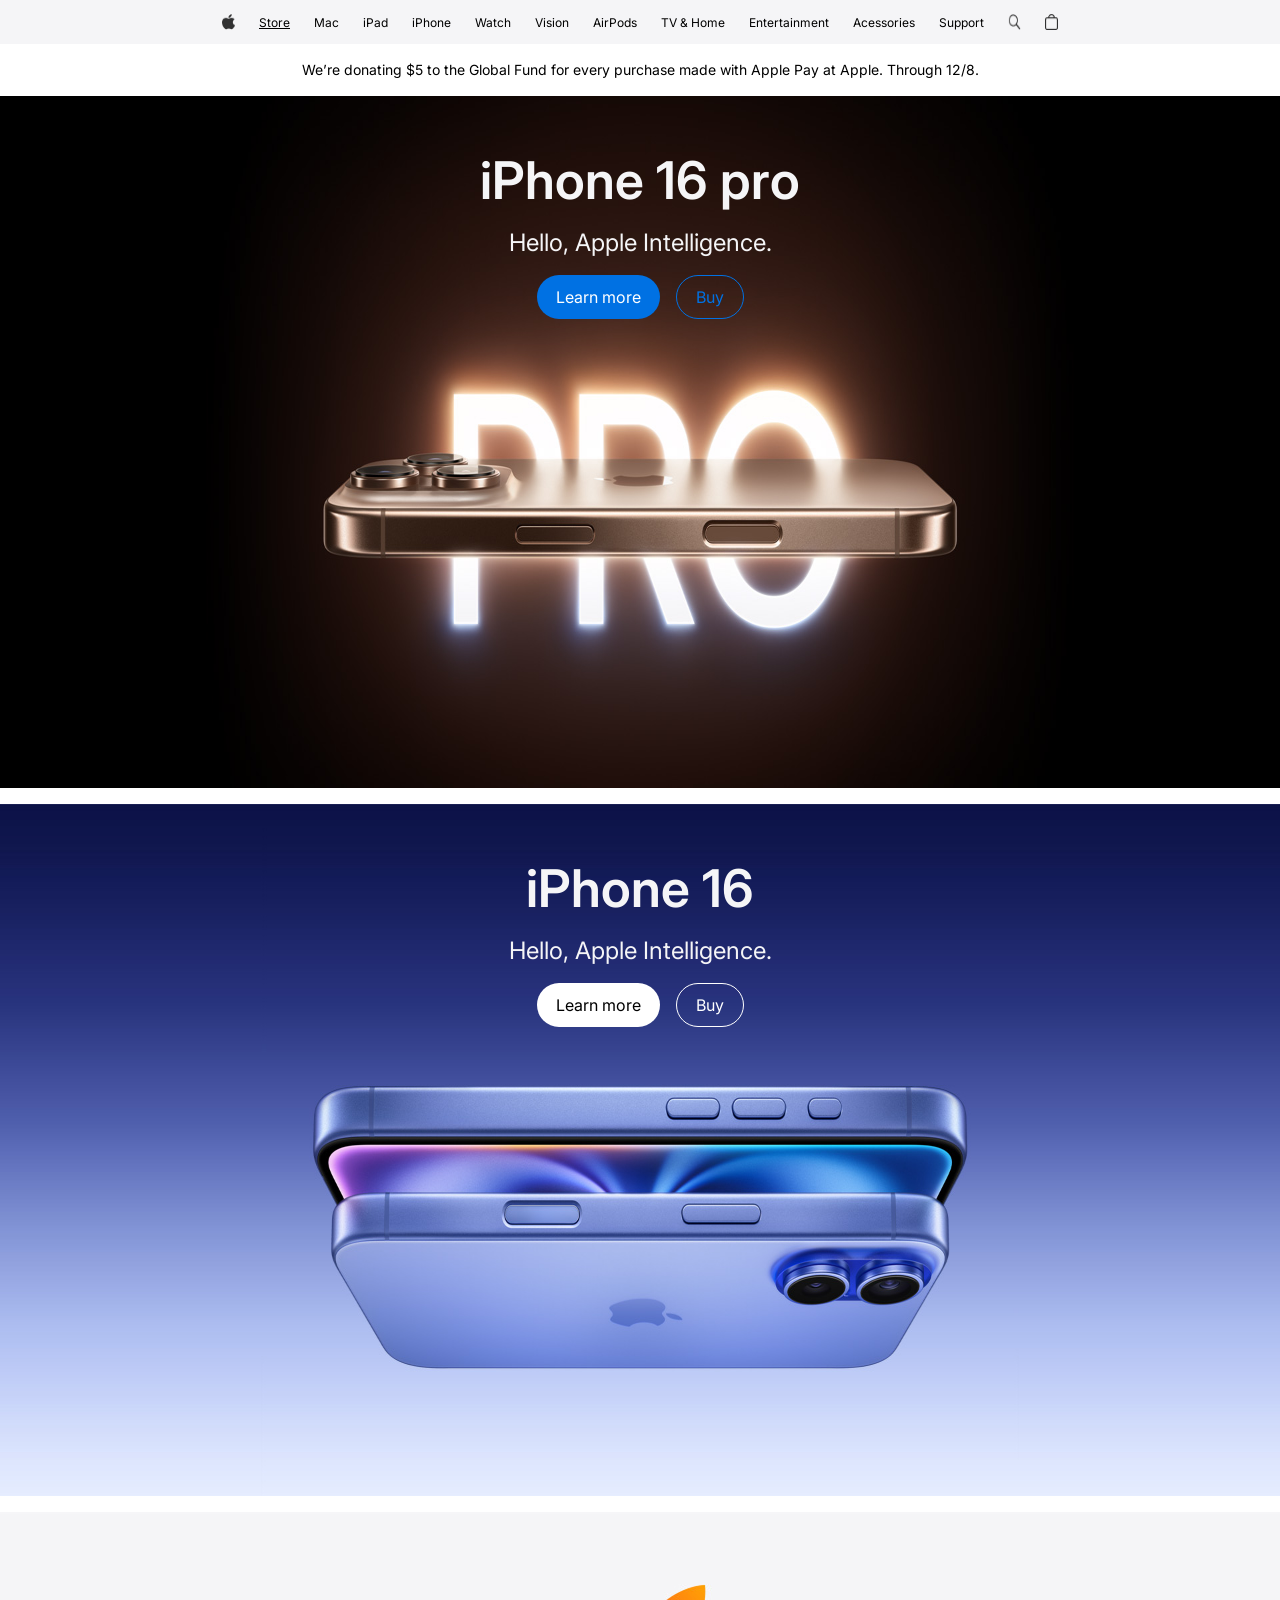
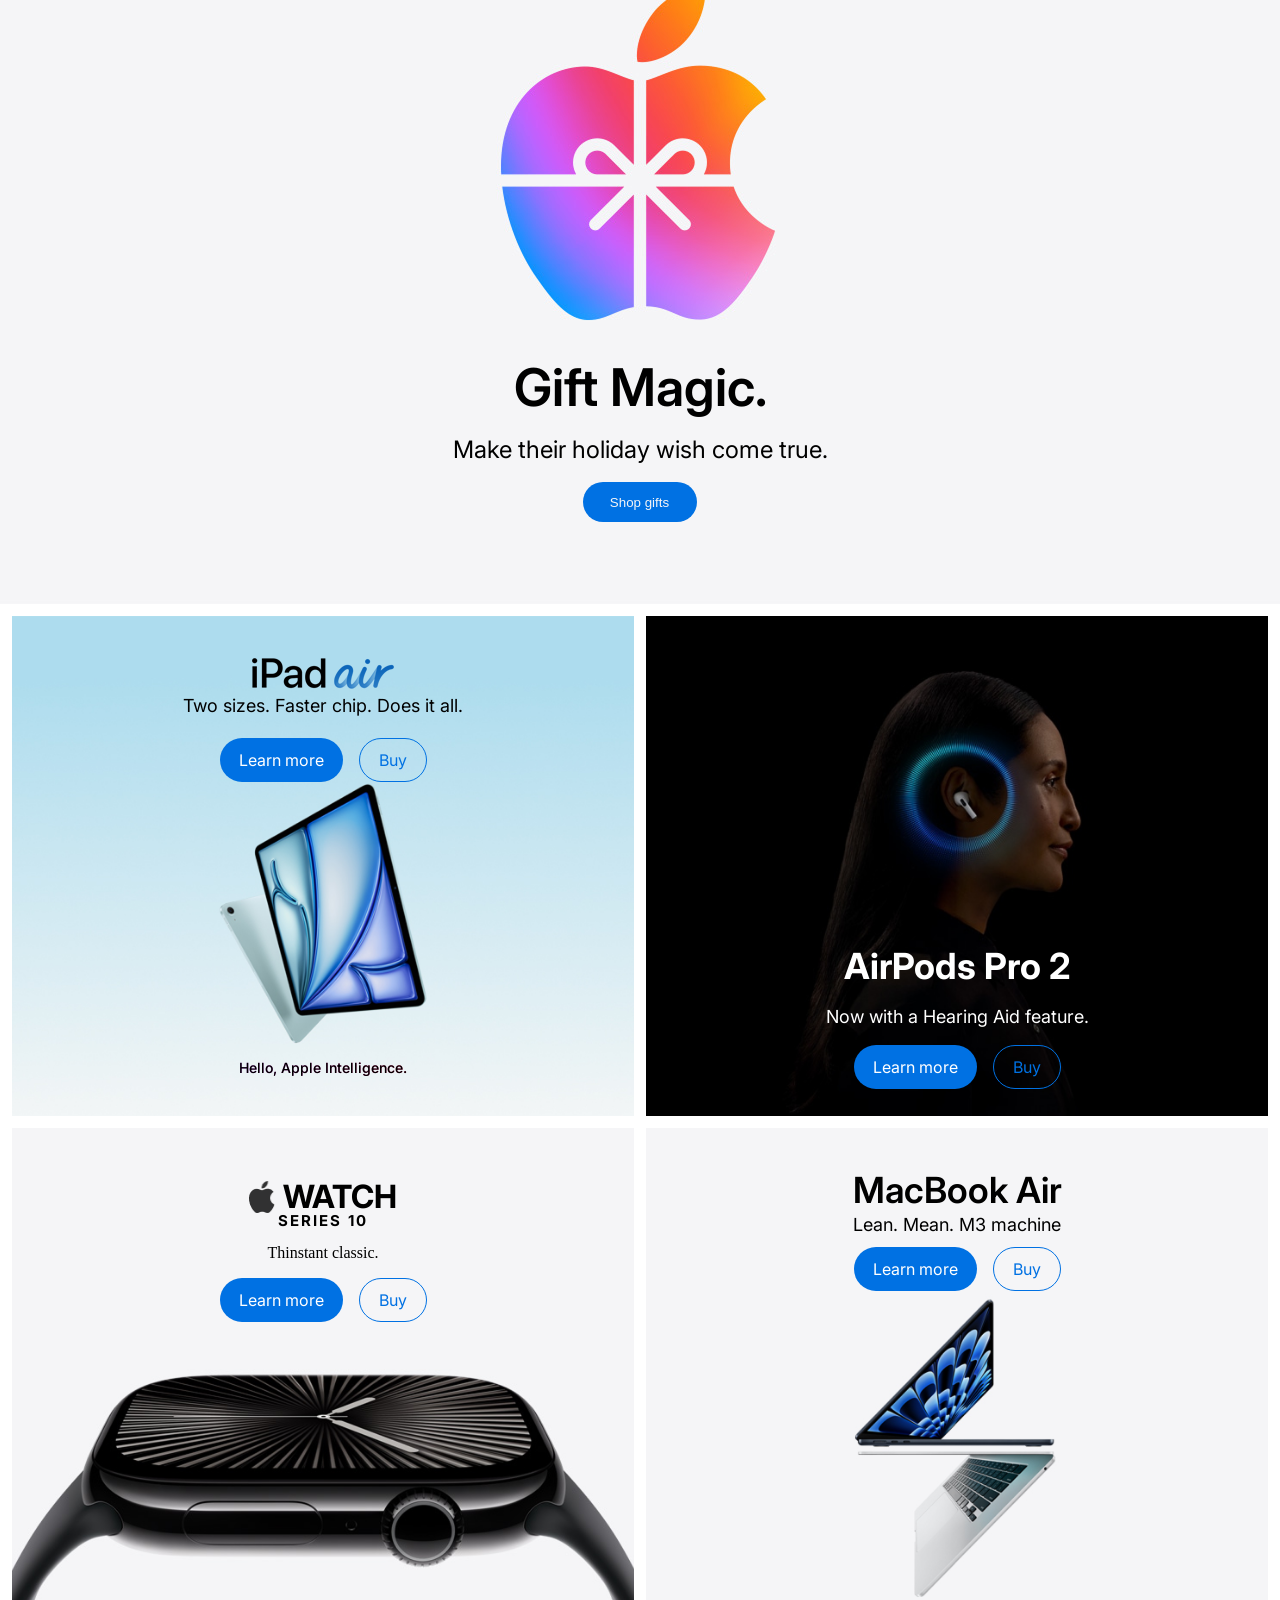
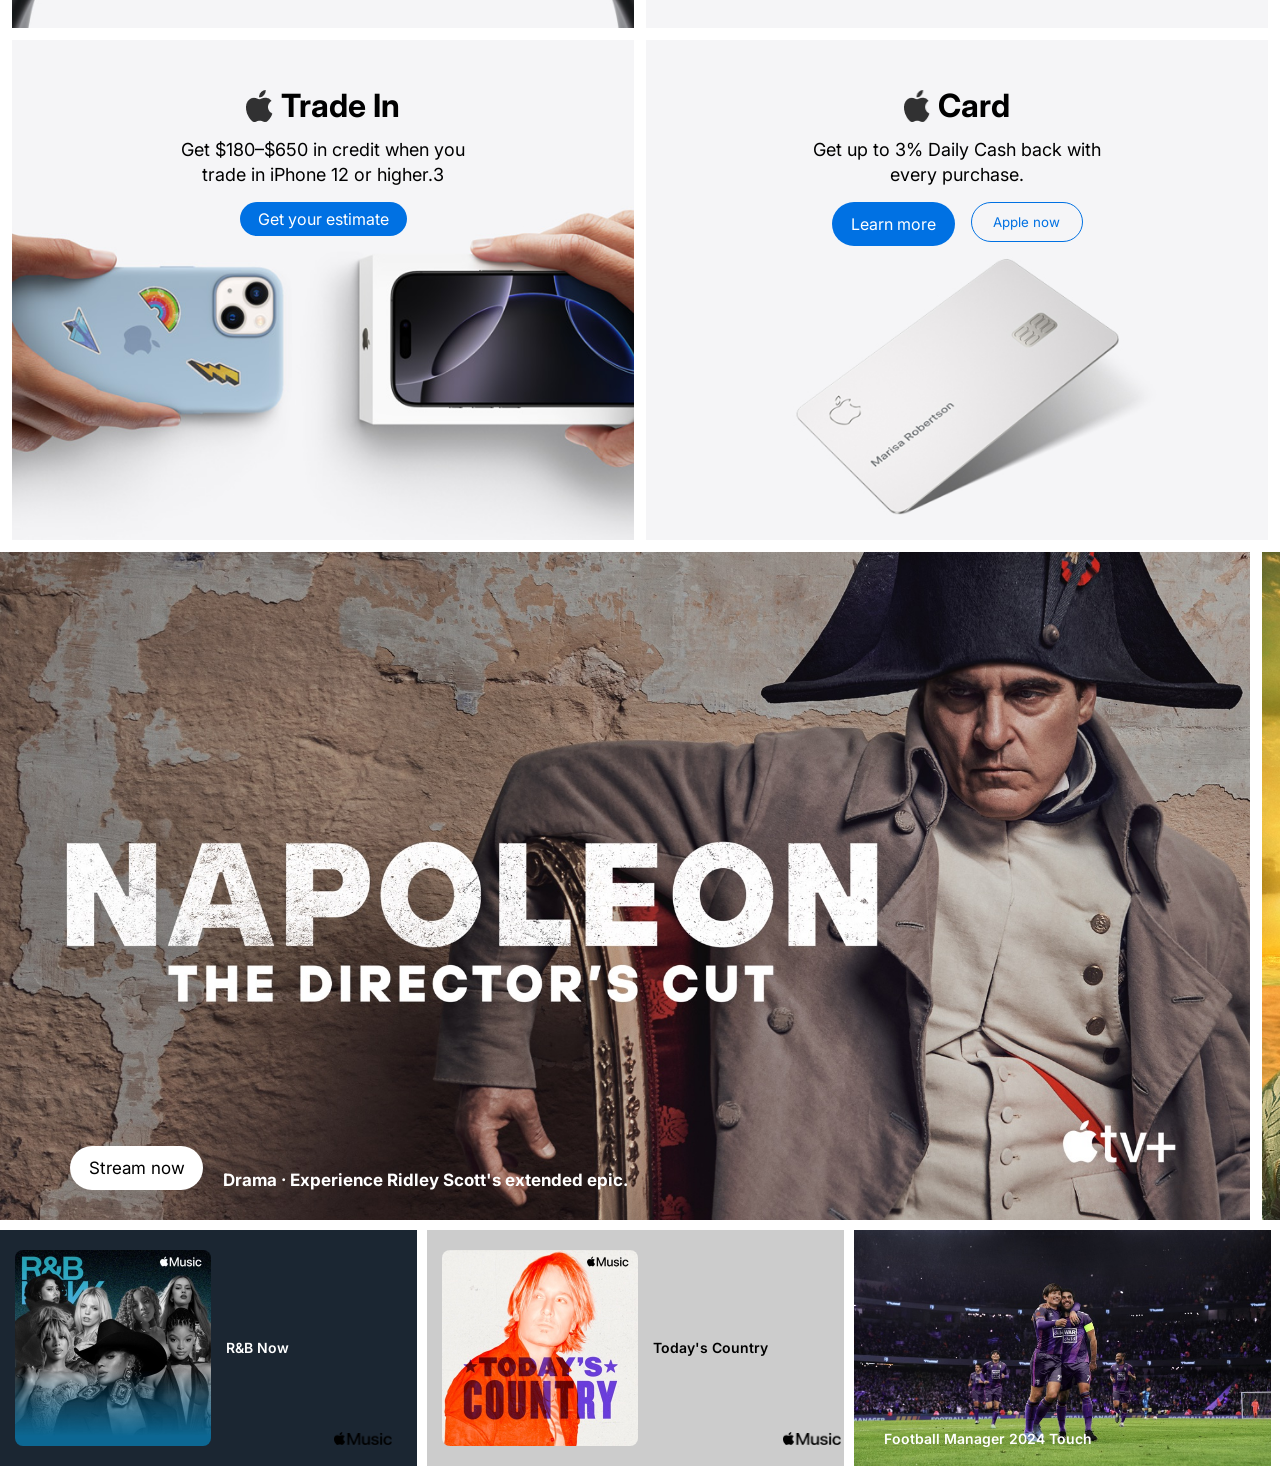
<file: index.html>
<!doctype html>
<html lang="en">
  <head>
    <meta charset="UTF-8" />
    <meta name="viewport" content="width=device-width, initial-scale=1.0" />
    <title>Document</title>
    <link rel="stylesheet" href="apple.css" />
    <link rel="preconnect" href="https://fonts.googleapis.com" />
    <link rel="preconnect" href="https://fonts.gstatic.com" crossorigin />
    <link
      href="https://fonts.googleapis.com/css2?family=Bebas+Neue&family=Inter:ital,opsz,wght@0,14..32,100..900;1,14..32,100..900&family=Montserrat:ital,wght@0,100..900;1,100..900&display=swap"
      rel="stylesheet" />
  </head>
  <body>
    <!-- header start -->
    <div class="header">
      <img src="/apple-home/Vector (3).png" class="logo" />
      <a href="../storepage/index.html" class="text">Store</a>
      <p class="text">Mac</p>
      <p class="text">iPad</p>
      <p class="text">iPhone</p>
      <p class="text">Watch</p>
      <p class="text">Vision</p>
      <p class="text">AirPods</p>
      <p class="text">TV & Home</p>
      <p class="text">Entertainment</p>
      <p class="text">Acessories</p>
      <p class="text">Support</p>
      <div class="ulsa">
        <img src="/apple-home/Vector (2).png" alt="" class="logo" />
        <img src="/apple-home/Vector (1).png" class="logo" />
        <img src="/apple-home/SVG (3).png" class="logo11" />
      </div>
    </div>
    <!-- header end -->
    <!-- header2 start -->
    <div class="header2">
      <p class="text2">
        We’re donating $5 to the Global Fund for every purchase made with
        Apple Pay at Apple. Through 12/8.
      </p>
    </div>
    <!-- header2 end -->
    <!-- 16 pro start -->
    <div class="pro">
      <div class="pro121212">
        <img src="/apple-home/Background.png" class="pro16" />
        <img src="/apple-home/table1.png" class="pro17" />
        <img src="/apple-home/Figure.png" class="pro18" />
      </div>
      <div class="text1">
        <h1 class="text3">iPhone 16 pro</h1>
        <p class="text4">Hello, Apple Intelligence.</p>
        <div class="button1">
          <button class="button2">Learn more</button>
          <button class="button3">Buy</button>
        </div>
      </div>
    </div>
    <div></div>
    <!-- 16 pro end -->
    <!-- 16 start -->
    <div class="basic">
      <img src="/apple-home/Background (1).png" class="pro16" />
      <img src="/apple-home/table2.png" alt="" class="pro17" />
      <img src="/apple-home/Background (3).png" class="pro18" />
      <div class="text1">
        <h1 class="text3">iPhone 16</h1>
        <p class="text4">Hello, Apple Intelligence.</p>
        <div class="button1">
          <button class="button4">Learn more</button>
          <button class="button5">Buy</button>
        </div>
      </div>
    </div>
    <!-- 16 end -->
    <!-- apple magic start -->
    <div class="applemagic">
      <img src="/apple-home/gift22.png" alt="" class="figure1" />

      <div class="text6">
        <div class="text7">Gift Magic.</div>
        <div class="text8">Make their holiday wish come true.</div>
        <button class="button6">Shop gifts</button>
      </div>
    </div>
    <!-- apple magic end  -->
    <!-- next start -->
    <div class="next">
      <div class="ipadair1">
        <div class="ipadair3">
          <div>
            <img src="/apple-home/Heading 3.png" class="ipadair2" />
            <p class="text12">Two sizes. Faster chip. Does it all.</p>
          </div>
          <div class="button1">
            <button class="button2">Learn more</button>
            <button class="button3">Buy</button>
          </div>
        </div>
        <div class="p">
          <p class="p1">Hello, Apple Intelligence.</p>
        </div>
      </div>
      <div class="airpods">
        <div class="text1">
          <h1 class="text10">AirPods Pro 2</h1>
          <p class="text11">Now with a Hearing Aid feature.</p>
          <div class="button1">
            <button class="button2">Learn more</button>
            <button class="button3">Buy</button>
          </div>
        </div>
      </div>
      <div class="watch">
        <div class="watch1">
          <div>
            <div class="watch2">
              <img src="/apple-home/applelogo1.png" class="applelogo1" />
              <p class="watch3">WATCH</p>
            </div>
            <p class="series10">SERIES 10</p>
          </div>
          <p class="text9">Thinstant classic.</p>
          <div class="button1">
            <button class="button2">Learn more</button>
            <button class="button3">Buy</button>
          </div>
        </div>
      </div>
      <div class="macbook">
        <div class="macbook1">
          <div>
            <p>MacBook Air</p>
            <p class="text12">Lean. Mean. M3 machine</p>
          </div>
          <div class="button1">
            <button class="button2">Learn more</button>
            <button class="button3">Buy</button>
          </div>
        </div>
      </div>
      <div class="trade">
        <div class="trade1">
          <div class="trade2">
            <img src="/apple-home/applelogo1.png" class="applelogo1" />
            <p class="watch3">Trade In</p>
          </div>
          <p class="text12">
            Get $180–$650 in credit when you trade in iPhone 12 or higher.3
          </p>
          <button class="button7">Get your estimate</button>
        </div>
      </div>
      <div class="card">
        <div class="trade1">
          <div class="trade2">
            <img src="/apple-home/applelogo1.png" class="applelogo1" />
            <p class="watch3">Card</p>
          </div>
          <p class="text12">
            Get up to 3% Daily Cash back with every purchase.
          </p>
          <div class="button1">
            <button class="button2">Learn more</button>
            <button class="button8">Apple now</button>
          </div>
        </div>
      </div>
    </div>
    <!-- next end -->
    <!-- movie scroll start -->
    <div class="scroll">
      <div class="movie1">
        <button class="button9">Stream now</button>
        <p class="text13">Drama · Experience Ridley Scott's extended epic.</p>
      </div>
      <div class="movie2">
        <button class="button9">Stream now</button>
        <p class="text13">Comedy · The shady side of paradise.</p>
      </div>
      <div class="movie3">
        <button class="button9">Stream now</button>
        <p class="text13">Action · Worst. Heist. Ever.</p>
      </div>
      <div class="movie4">
        <button class="button9">Stream now</button>
        <p class="text13">Documentary · All that glitters isn't gold.</p>
      </div>
      <div class="movie5">
        <button class="button9">Stream now</button>
        <p class="text13">Watch Messi, every club, and every match--live</p>
      </div>
      <div class="movie6">
        <button class="button9">Stream now</button>
        <p class="text13">Crime · Presume nothingr.</p>
      </div>
      <div class="movie7">
        <button class="button9">Stream now</button>
        <p class="text13">Drama · New season.</p>
      </div>
      <div class="movie8">
        <button class="button9">Stream now</button>
        <p class="text13">Live MLB games, every Friday.</p>
      </div>
      <div class="movie9">
        <button class="button9">Stream now</button>
        <p class="text13">
          Thriller · Natalie Portman and Moses Ingram star in a visionary noir
          thriller.
        </p>
      </div>
      <div class="movie10">
        <button class="button9">Stream now</button>
        <p class="text13">Drama · 16 Emmy® Nominations Including Best Drama</p>
      </div>
    </div>
    <!-- movie scroll end -->
    <!-- animation start -->
    <div class="ani">
      <div class="poster1">
        <img src="/apple-home/poster1.jpg" class="rb" />
        <p>R&B Now</p>
        <img src="/apple-home/music.png" class="music" />
      </div>
      <div class="poster2">
        <img src="/apple-home/poster2.jpg" class="rb" />
        <p>Today's Country</p>
        <img src="/apple-home/music.png" class="music1" />
      </div>
      <div class="poster3">
        <p>Football Manager 2024 Touch</p>
      </div>
      <div class="poster4">
        <p>6 Weeks to Restart Your Fitness</p>
      </div>
      <div class="poster5">
        <p>NBA 2k25 Arcade Edition</p>
      </div>
      <div class="poster6">
        <p>Strength with Kyle</p>
      </div>
      <div class="poster7">
        <p>Run your first 5K</p>
      </div>
      <div class="poster8">
        <img src="/apple-home/8.jpg" class="rb" />
        <p>Today's Indie Rock</p>
        <img src="/apple-home/music.png" class="music" />
      </div>
      <div class="poster9">
        <p>Hello Kitty Island Adventure</p>
      </div>
      <div class="poster10">
        <img src="/apple-home/8.jpg" class="rb" />
        <p>Liston now</p>
        <img src="/apple-home/music.png" class="music" />
      </div>
      <div class="poster1">
        <img src="/apple-home/poster1.jpg" class="rb" />
        <p>R&B Now</p>
        <img src="/apple-home/music.png" class="music" />
      </div>
      <div class="poster2">
        <img src="/apple-home/poster2.jpg" class="rb" />
        <p>Today's Country</p>
        <img src="/apple-home/music.png" class="music1" />
      </div>
      <div class="poster3">
        <p>Football Manager 2024 Touch</p>
      </div>
      <div class="poster4">
        <p>6 Weeks to Restart Your Fitness</p>
      </div>
      <div class="poster5">
        <p>NBA 2k25 Arcade Edition</p>
      </div>
      <div class="poster6">
        <p>Strength with Kyle</p>
      </div>
      <div class="poster7">
        <p>Run your first 5K</p>
      </div>
      <div class="poster8">
        <img src="/apple-home/8.jpg" class="rb" />
        <p>Today's Indie Rock</p>
        <img src="/apple-home/music.png" class="music" />
      </div>
      <div class="poster9">
        <p>Hello Kitty Island Adventure</p>
      </div>
      <div class="poster10">
        <img src="/apple-home/8.jpg" class="rb" />
        <p>Liston now</p>
        <img src="/apple-home/music.png" class="music" />
      </div>
    </div>
    <!-- animation end !!! -->
  </body>
</html>
</file>
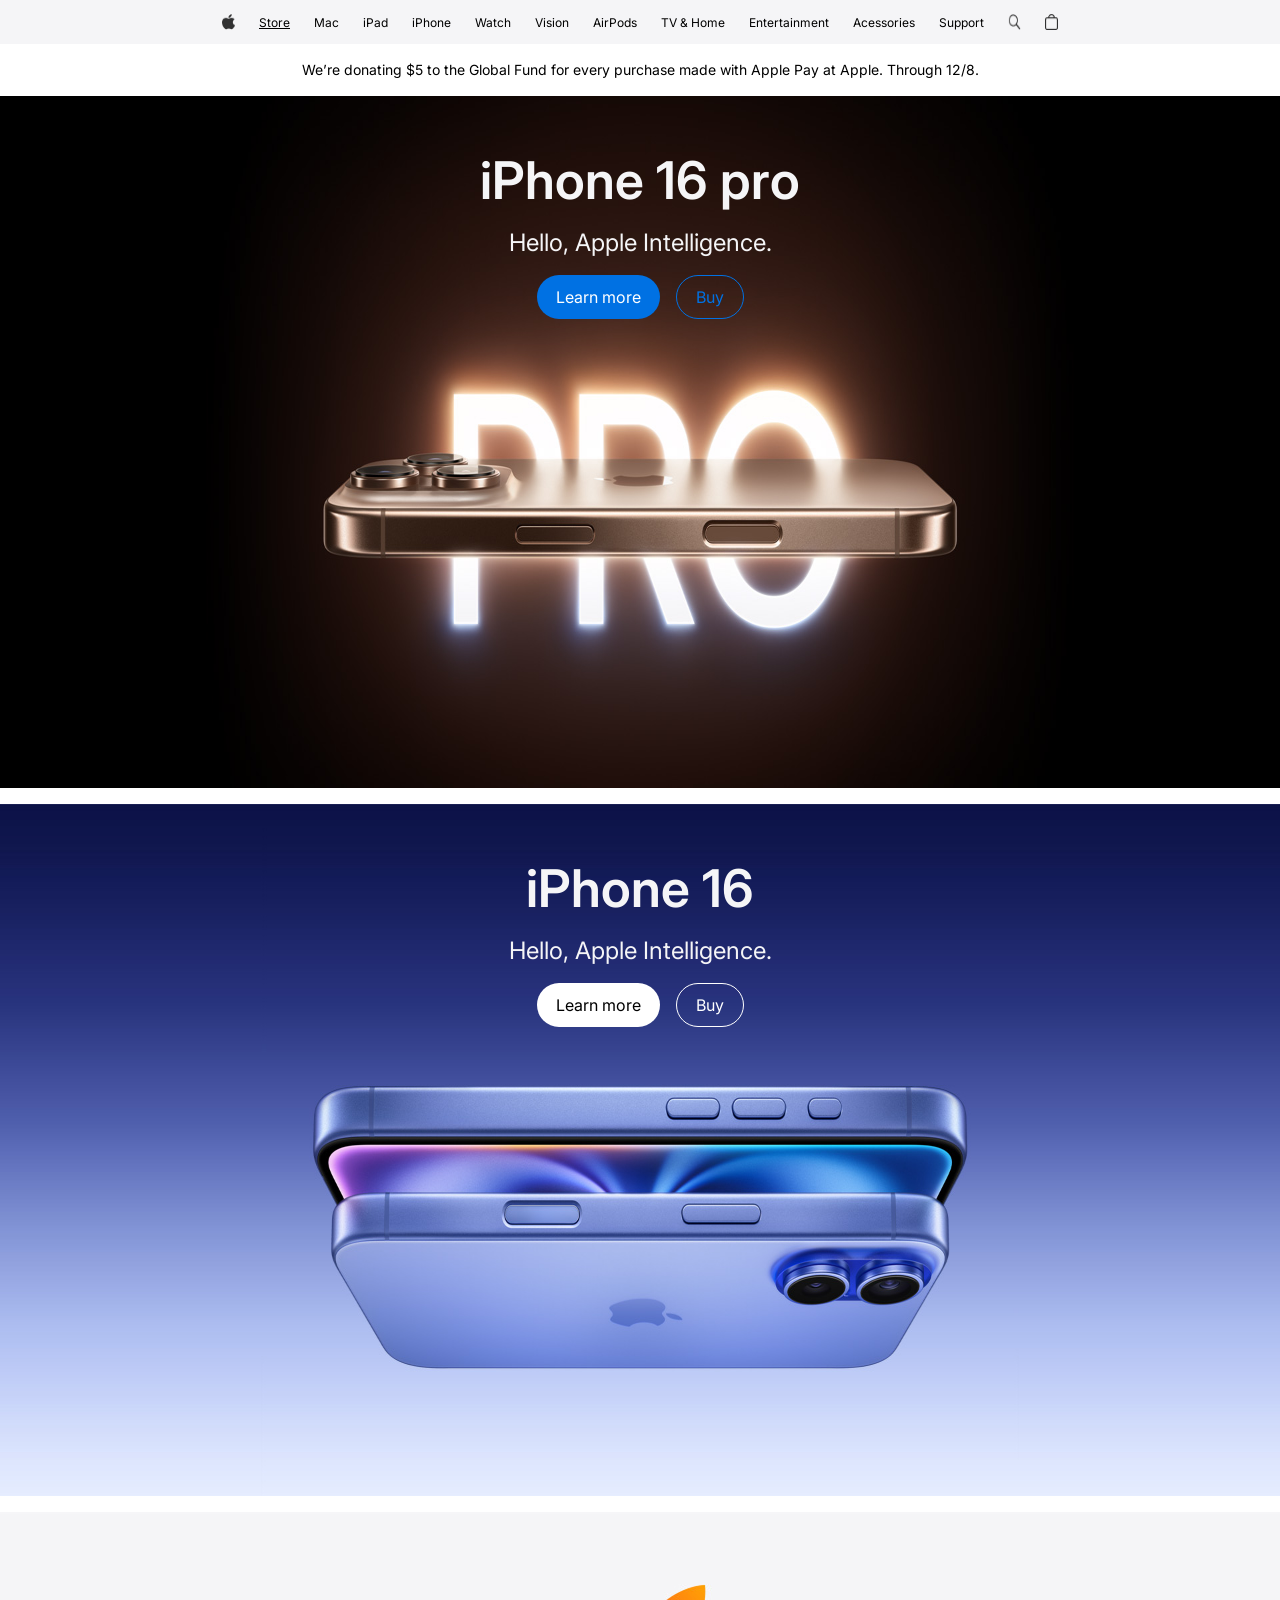
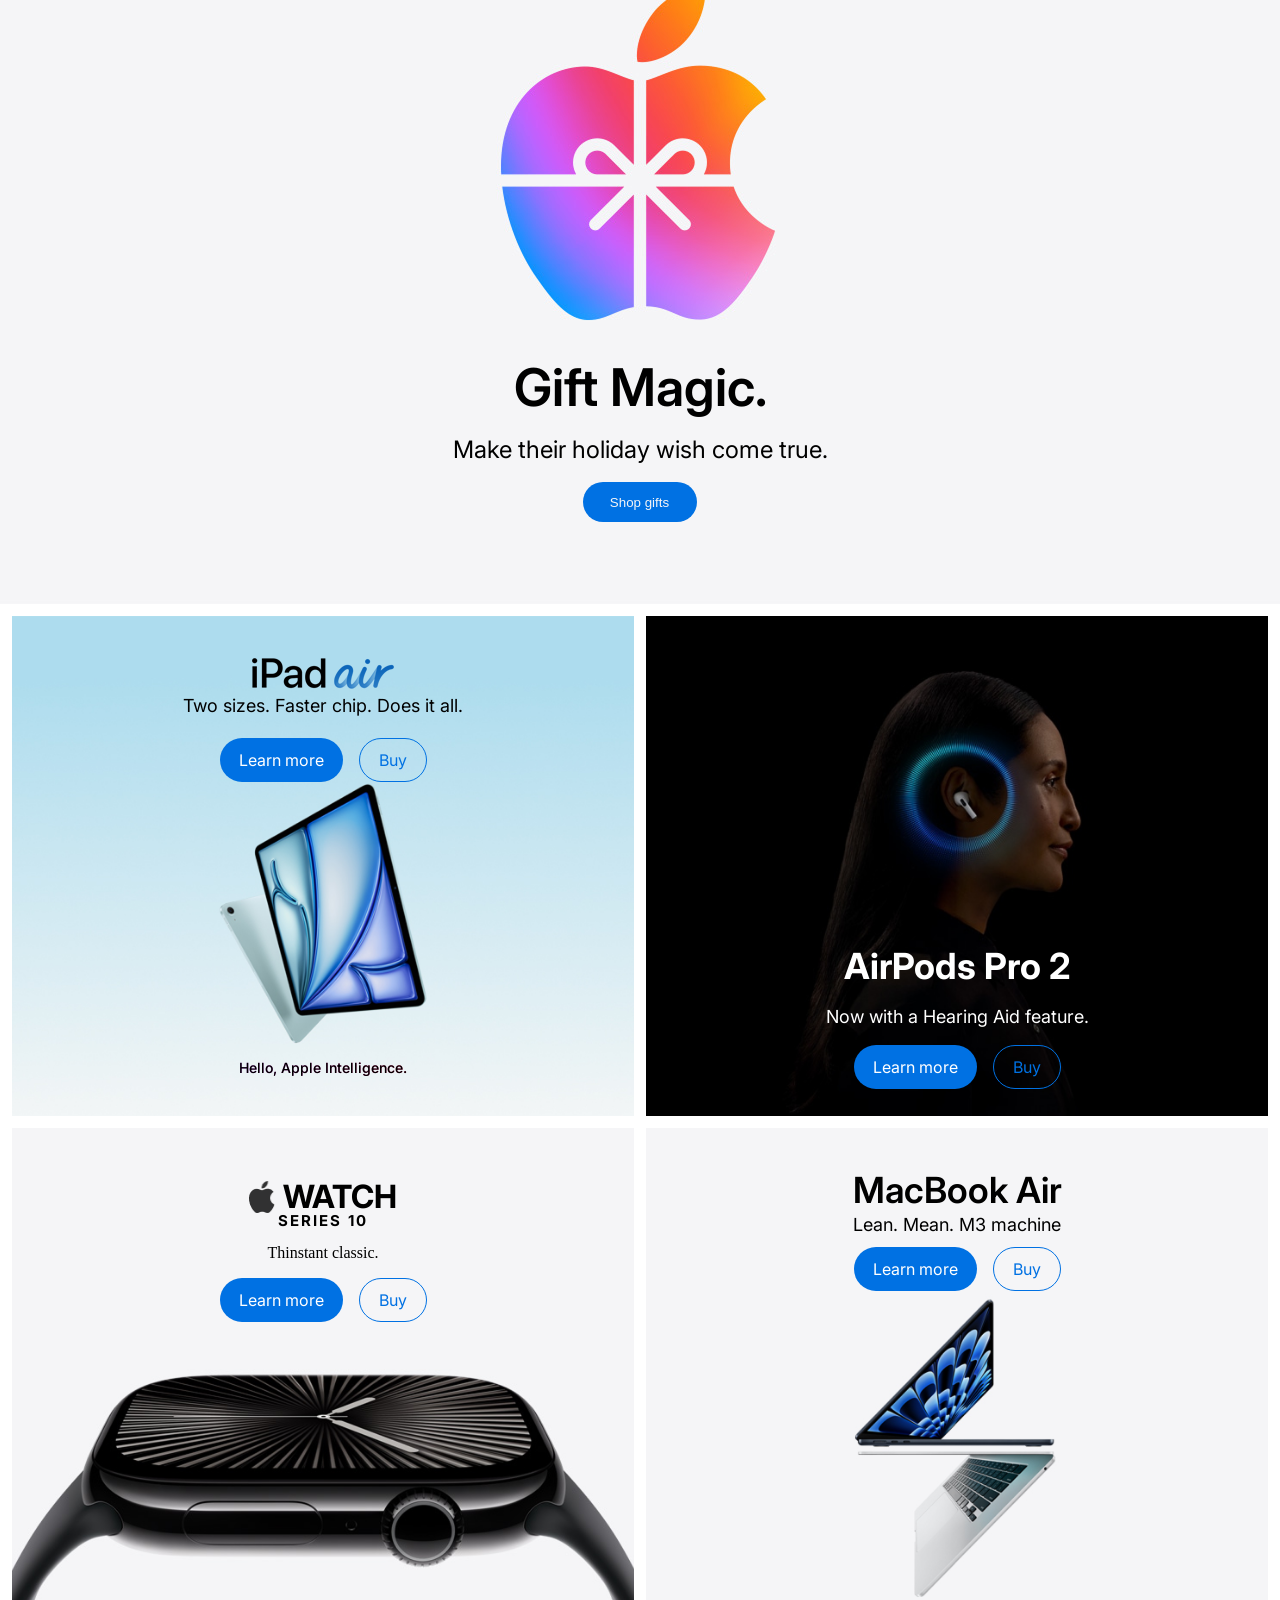
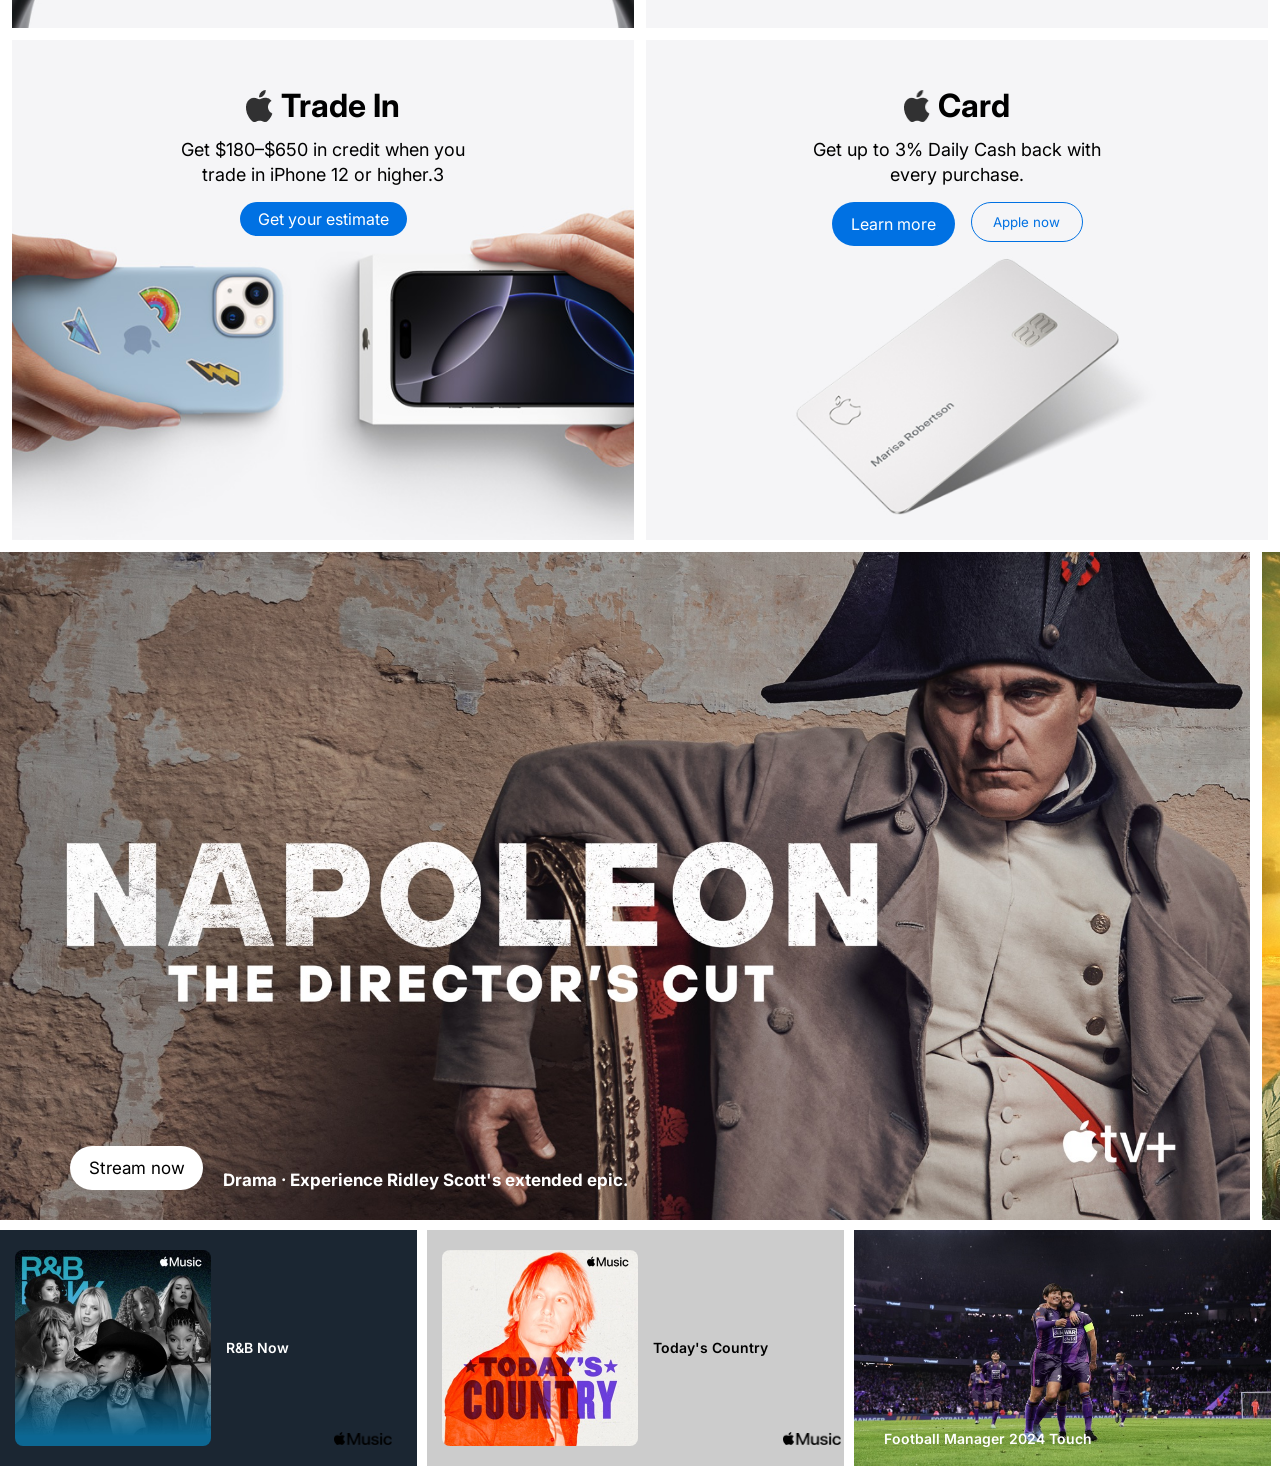
<file: apple home/index.html>
<!doctype html>
<html lang="en">
  <head>
    <meta charset="UTF-8" />
    <meta name="viewport" content="width=device-width, initial-scale=1.0" />
    <title>Document</title>
    <link rel="stylesheet" href="apple.css" />
    <link rel="preconnect" href="https://fonts.googleapis.com" />
    <link rel="preconnect" href="https://fonts.gstatic.com" crossorigin />
    <link
      href="https://fonts.googleapis.com/css2?family=Bebas+Neue&family=Inter:ital,opsz,wght@0,14..32,100..900;1,14..32,100..900&family=Montserrat:ital,wght@0,100..900;1,100..900&display=swap"
      rel="stylesheet" />
  </head>
  <body>
    <!-- header start -->
    <div class="header">
      <img src="Vector (3).png" class="logo" />
      <a href="storepage/index.html" class="text">Store</a>
      <p class="text">Mac</p>
      <p class="text">iPad</p>
      <p class="text">iPhone</p>
      <p class="text">Watch</p>
      <p class="text">Vision</p>
      <p class="text">AirPods</p>
      <p class="text">TV & Home</p>
      <p class="text">Entertainment</p>
      <p class="text">Acessories</p>
      <p class="text">Support</p>
      <div class="ulsa">
        <img src="Vector (2).png" alt="" class="logo" />
        <img src="Vector (1).png" class="logo" />
        <img src="SVG (3).png" class="logo11" />
      </div>
    </div>
    <!-- header end -->
    <!-- header2 start -->
    <div class="header2">
      <p class="text2">
        We’re donating $5 to the Global Fund for every purchase made with
        Apple Pay at Apple. Through 12/8.
      </p>
    </div>
    <!-- header2 end -->
    <!-- 16 pro start -->
    <div class="pro">
      <div class="pro121212">
        <img src="Background.png" class="pro16" />
        <img src="table1.png" class="pro17" />
        <img src="Figure.png" class="pro18" />
      </div>
      <div class="text1">
        <h1 class="text3">iPhone 16 pro</h1>
        <p class="text4">Hello, Apple Intelligence.</p>
        <div class="button1">
          <button class="button2">Learn more</button>
          <button class="button3">Buy</button>
        </div>
      </div>
    </div>
    <div></div>
    <!-- 16 pro end -->
    <!-- 16 start -->
    <div class="basic">
      <img src="Background (1).png" class="pro16" />
      <img src="table2.png" alt="" class="pro17" />
      <img src="Background (3).png" class="pro18" />
      <div class="text1">
        <h1 class="text3">iPhone 16</h1>
        <p class="text4">Hello, Apple Intelligence.</p>
        <div class="button1">
          <button class="button4">Learn more</button>
          <button class="button5">Buy</button>
        </div>
      </div>
    </div>
    <!-- 16 end -->
    <!-- apple magic start -->
    <div class="applemagic">
      <img src="gift22.png" alt="" class="figure1" />

      <div class="text6">
        <div class="text7">Gift Magic.</div>
        <div class="text8">Make their holiday wish come true.</div>
        <button class="button6">Shop gifts</button>
      </div>
    </div>
    <!-- apple magic end  -->
    <!-- next start -->
    <div class="next">
      <div class="ipadair1">
        <div class="ipadair3">
          <div>
            <img src="Heading 3.png" class="ipadair2" />
            <p class="text12">Two sizes. Faster chip. Does it all.</p>
          </div>
          <div class="button1">
            <button class="button2">Learn more</button>
            <button class="button3">Buy</button>
          </div>
        </div>
        <div class="p">
          <p class="p1">Hello, Apple Intelligence.</p>
        </div>
      </div>
      <div class="airpods">
        <div class="text1">
          <h1 class="text10">AirPods Pro 2</h1>
          <p class="text11">Now with a Hearing Aid feature.</p>
          <div class="button1">
            <button class="button2">Learn more</button>
            <button class="button3">Buy</button>
          </div>
        </div>
      </div>
      <div class="watch">
        <div class="watch1">
          <div>
            <div class="watch2">
              <img src="applelogo1.png" class="applelogo1" />
              <p class="watch3">WATCH</p>
            </div>
            <p class="series10">SERIES 10</p>
          </div>
          <p class="text9">Thinstant classic.</p>
          <div class="button1">
            <button class="button2">Learn more</button>
            <button class="button3">Buy</button>
          </div>
        </div>
      </div>
      <div class="macbook">
        <div class="macbook1">
          <div>
            <p>MacBook Air</p>
            <p class="text12">Lean. Mean. M3 machine</p>
          </div>
          <div class="button1">
            <button class="button2">Learn more</button>
            <button class="button3">Buy</button>
          </div>
        </div>
      </div>
      <div class="trade">
        <div class="trade1">
          <div class="trade2">
            <img src="applelogo1.png" class="applelogo1" />
            <p class="watch3">Trade In</p>
          </div>
          <p class="text12">
            Get $180–$650 in credit when you trade in iPhone 12 or higher.3
          </p>
          <button class="button7">Get your estimate</button>
        </div>
      </div>
      <div class="card">
        <div class="trade1">
          <div class="trade2">
            <img src="applelogo1.png" class="applelogo1" />
            <p class="watch3">Card</p>
          </div>
          <p class="text12">
            Get up to 3% Daily Cash back with every purchase.
          </p>
          <div class="button1">
            <button class="button2">Learn more</button>
            <button class="button8">Apple now</button>
          </div>
        </div>
      </div>
    </div>
    <!-- next end -->
    <!-- movie scroll start -->
    <div class="scroll">
      <div class="movie1">
        <button class="button9">Stream now</button>
        <p class="text13">Drama · Experience Ridley Scott's extended epic.</p>
      </div>
      <div class="movie2">
        <button class="button9">Stream now</button>
        <p class="text13">Comedy · The shady side of paradise.</p>
      </div>
      <div class="movie3">
        <button class="button9">Stream now</button>
        <p class="text13">Action · Worst. Heist. Ever.</p>
      </div>
      <div class="movie4">
        <button class="button9">Stream now</button>
        <p class="text13">Documentary · All that glitters isn't gold.</p>
      </div>
      <div class="movie5">
        <button class="button9">Stream now</button>
        <p class="text13">Watch Messi, every club, and every match--live</p>
      </div>
      <div class="movie6">
        <button class="button9">Stream now</button>
        <p class="text13">Crime · Presume nothingr.</p>
      </div>
      <div class="movie7">
        <button class="button9">Stream now</button>
        <p class="text13">Drama · New season.</p>
      </div>
      <div class="movie8">
        <button class="button9">Stream now</button>
        <p class="text13">Live MLB games, every Friday.</p>
      </div>
      <div class="movie9">
        <button class="button9">Stream now</button>
        <p class="text13">
          Thriller · Natalie Portman and Moses Ingram star in a visionary noir
          thriller.
        </p>
      </div>
      <div class="movie10">
        <button class="button9">Stream now</button>
        <p class="text13">Drama · 16 Emmy® Nominations Including Best Drama</p>
      </div>
    </div>
    <!-- movie scroll end -->
    <!-- animation start -->
    <div class="ani">
      <div class="poster1">
        <img src="poster1.jpg" class="rb" />
        <p>R&B Now</p>
        <img src="music.png" class="music" />
      </div>
      <div class="poster2">
        <img src="poster2.jpg" class="rb" />
        <p>Today's Country</p>
        <img src="music.png" class="music1" />
      </div>
      <div class="poster3">
        <p>Football Manager 2024 Touch</p>
      </div>
      <div class="poster4">
        <p>6 Weeks to Restart Your Fitness</p>
      </div>
      <div class="poster5">
        <p>NBA 2k25 Arcade Edition</p>
      </div>
      <div class="poster6">
        <p>Strength with Kyle</p>
      </div>
      <div class="poster7">
        <p>Run your first 5K</p>
      </div>
      <div class="poster8">
        <img src="8.jpg" class="rb" />
        <p>Today's Indie Rock</p>
        <img src="music.png" class="music" />
      </div>
      <div class="poster9">
        <p>Hello Kitty Island Adventure</p>
      </div>
      <div class="poster10">
        <img src="8.jpg" class="rb" />
        <p>Liston now</p>
        <img src="music.png" class="music" />
      </div>
      <div class="poster1">
        <img src="poster1.jpg" class="rb" />
        <p>R&B Now</p>
        <img src="music.png" class="music" />
      </div>
      <div class="poster2">
        <img src="poster2.jpg" class="rb" />
        <p>Today's Country</p>
        <img src="music.png" class="music1" />
      </div>
      <div class="poster3">
        <p>Football Manager 2024 Touch</p>
      </div>
      <div class="poster4">
        <p>6 Weeks to Restart Your Fitness</p>
      </div>
      <div class="poster5">
        <p>NBA 2k25 Arcade Edition</p>
      </div>
      <div class="poster6">
        <p>Strength with Kyle</p>
      </div>
      <div class="poster7">
        <p>Run your first 5K</p>
      </div>
      <div class="poster8">
        <img src="8.jpg" class="rb" />
        <p>Today's Indie Rock</p>
        <img src="music.png" class="music" />
      </div>
      <div class="poster9">
        <p>Hello Kitty Island Adventure</p>
      </div>
      <div class="poster10">
        <img src="8.jpg" class="rb" />
        <p>Liston now</p>
        <img src="music.png" class="music" />
      </div>
    </div>
    <!-- animation end !!! -->
  </body>
</html>
</file>
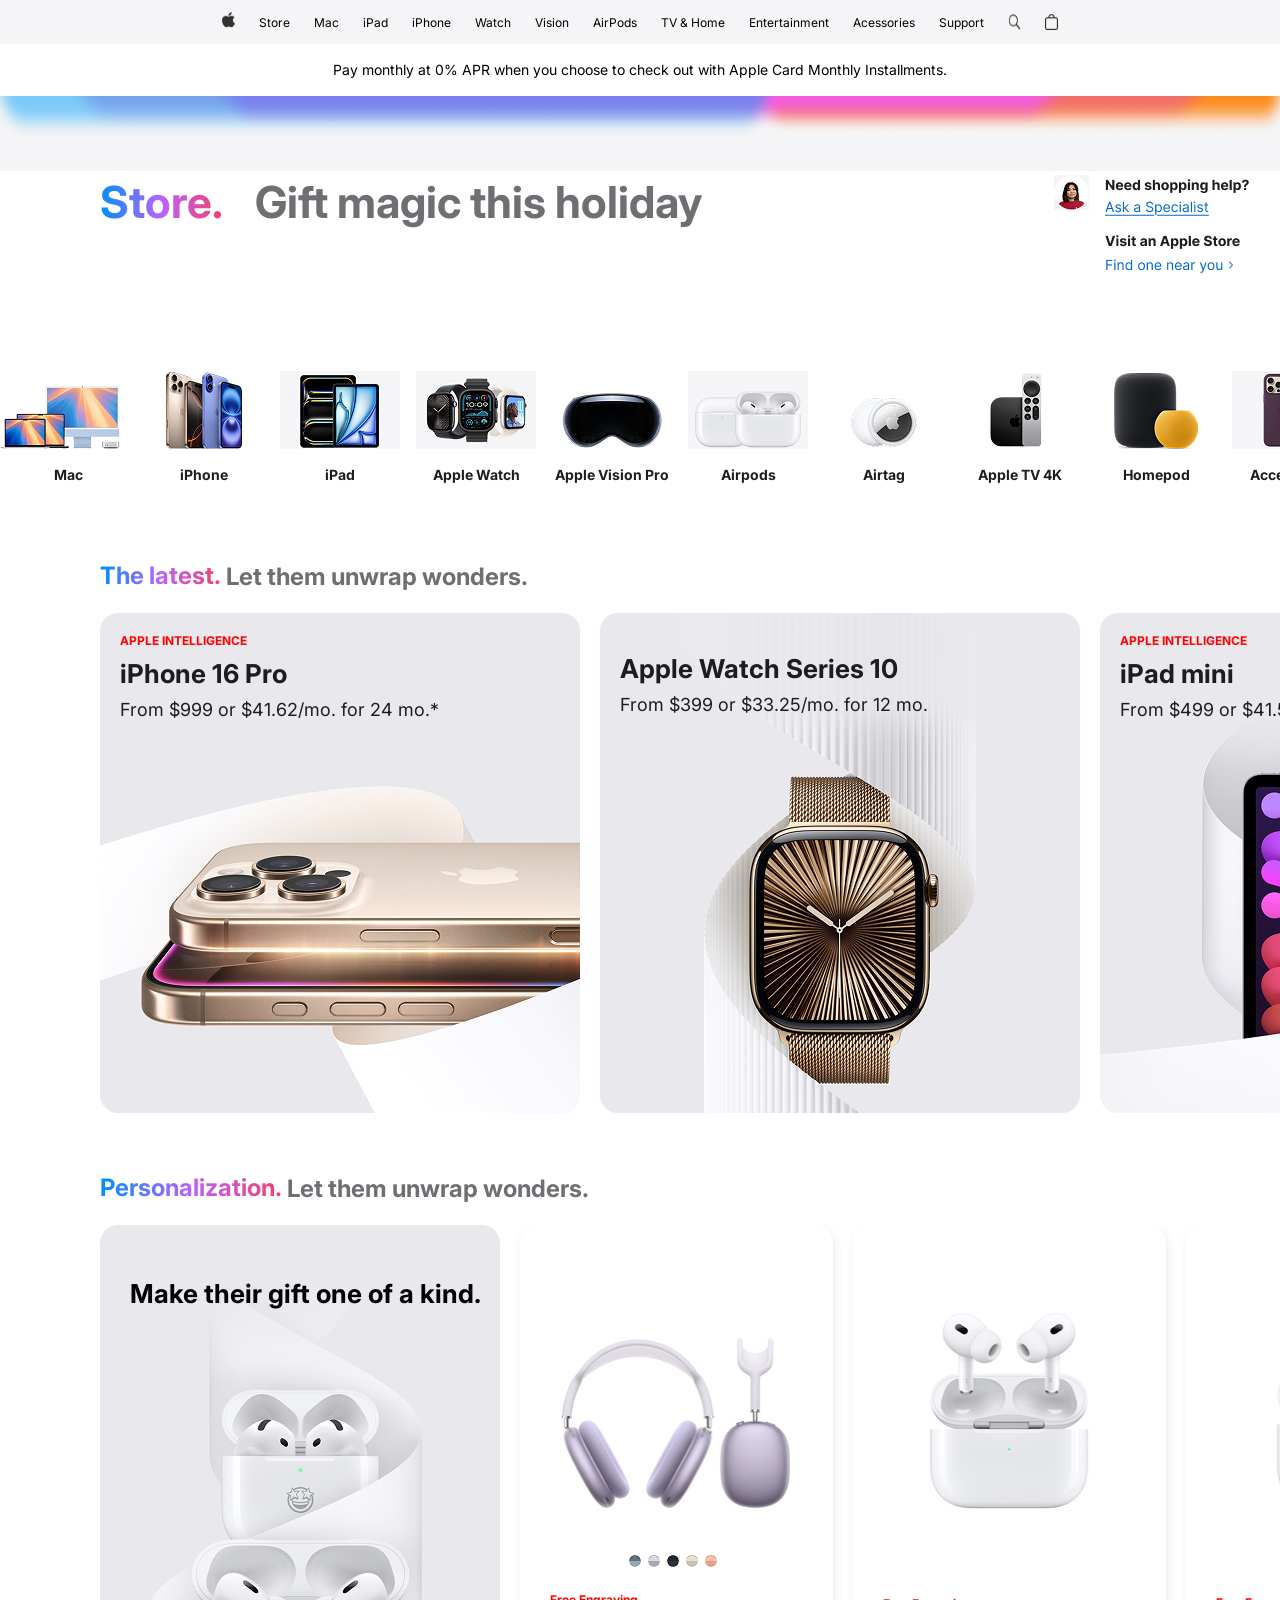
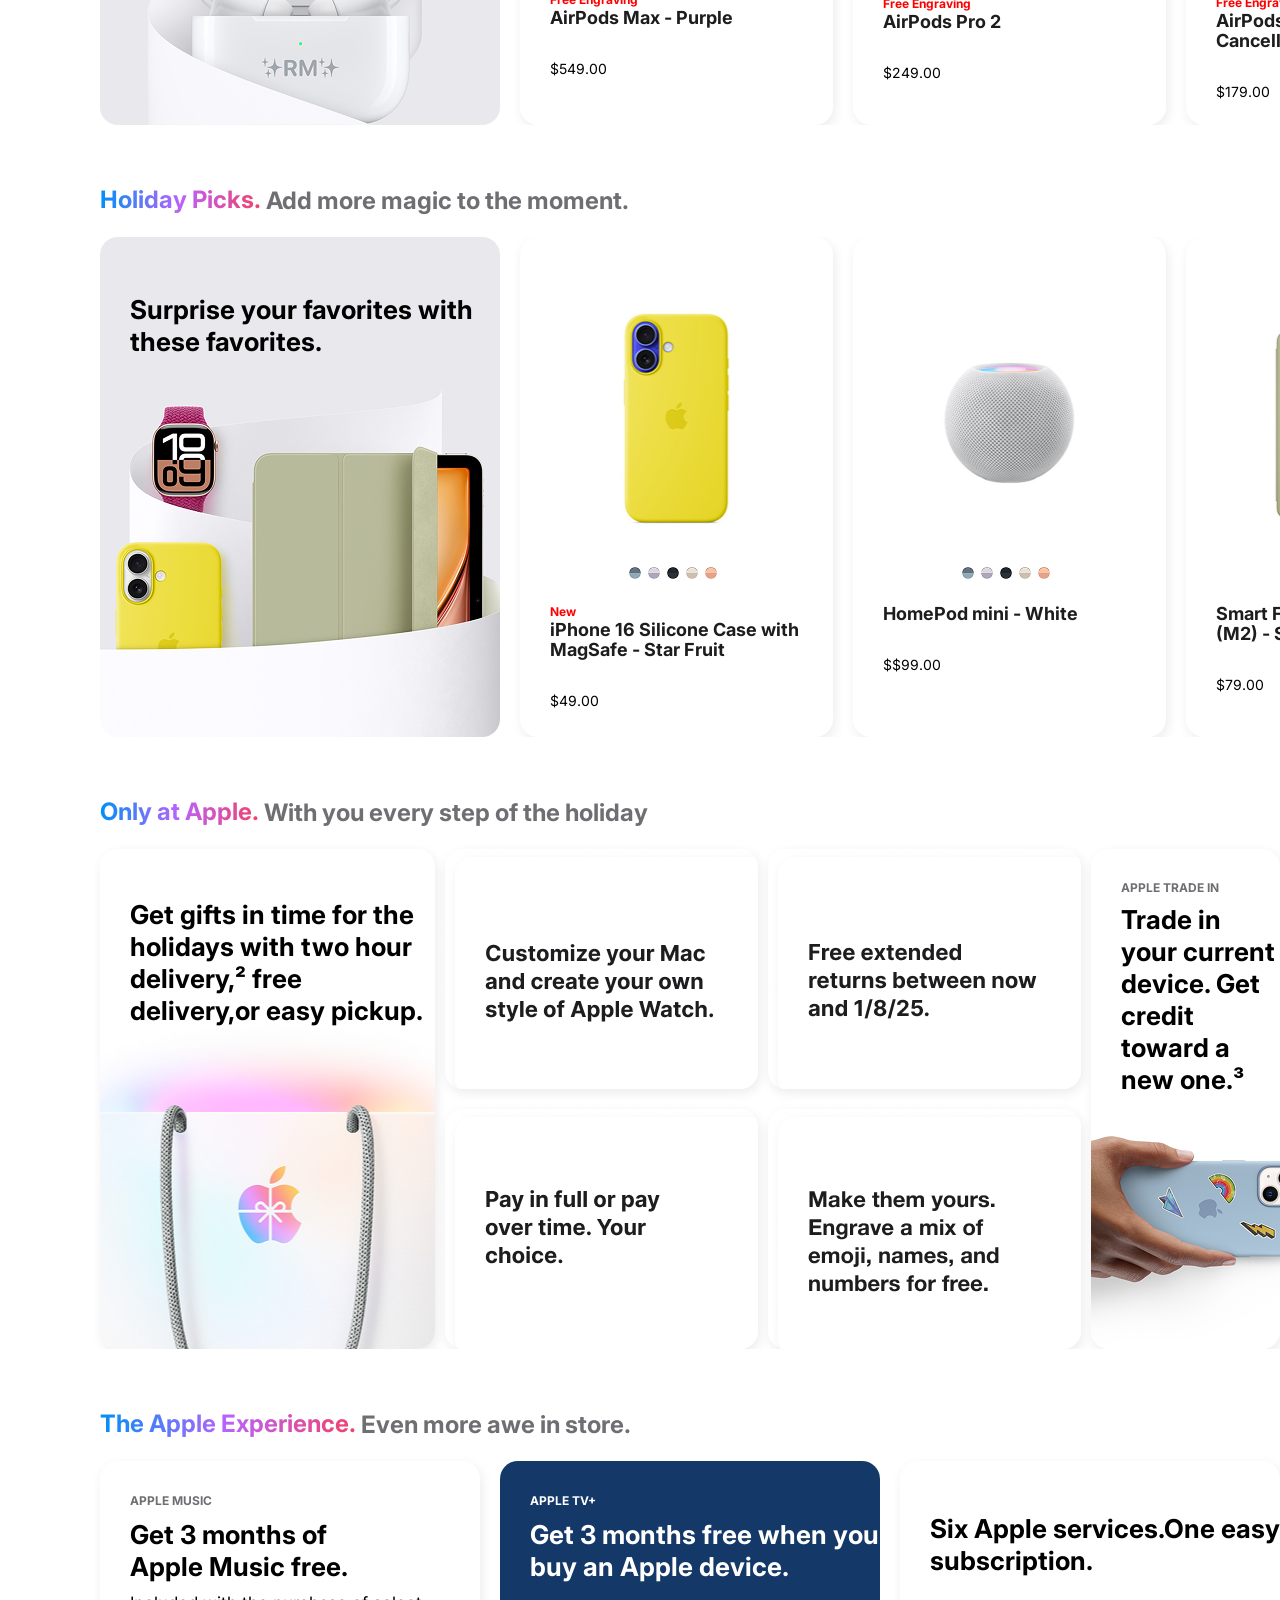
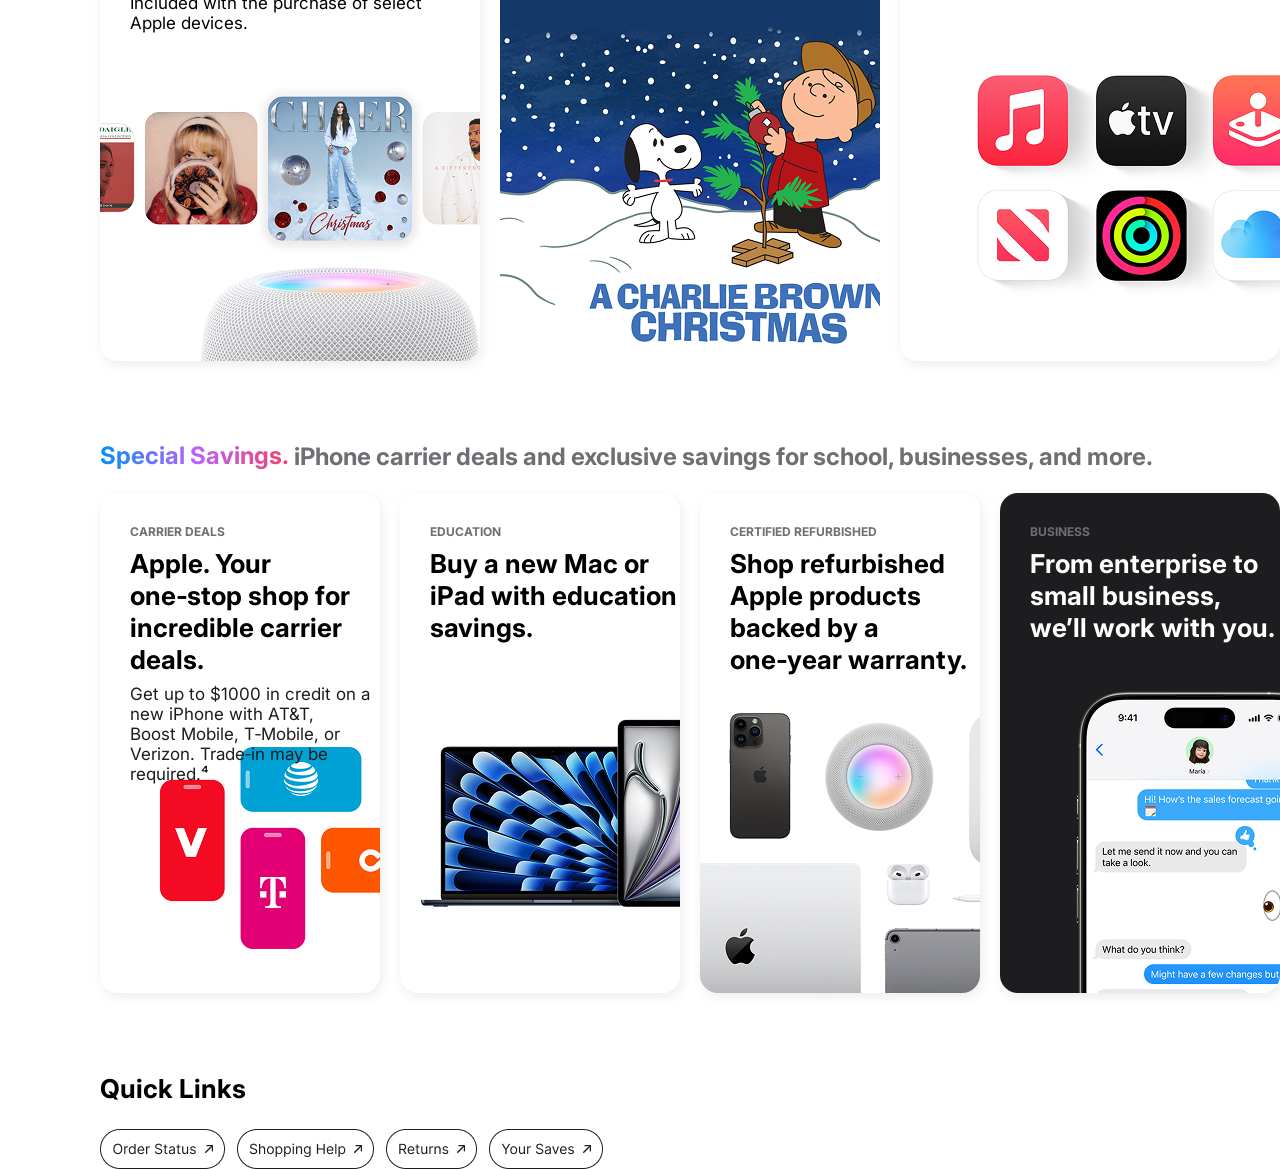
<file: storepage/index.html>
<!DOCTYPE html>
<html lang="en">
  <head>
    <meta charset="UTF-8" />
    <meta name="viewport" content="width=device-width, initial-scale=1.0" />
    <title>Document</title>
    <link rel="stylesheet" href="store.css" />
    <link rel="preconnect" href="https://fonts.googleapis.com" />
    <link rel="preconnect" href="https://fonts.gstatic.com" crossorigin />
    <link
      href="https://fonts.googleapis.com/css2?family=Bebas+Neue&family=Inter:ital,opsz,wght@0,14..32,100..900;1,14..32,100..900&family=Montserrat:ital,wght@0,100..900;1,100..900&display=swap"
      rel="stylesheet"
    />
  </head>
  <body>
    <!-- header start -->
    <div class="header">
      <a href="../apple-home/index.html"> 
       <img src="images/Vector (3).png" class="logo" />
      </a>
      <p class="text" >Store</p>
      <p class="text">Mac</p>
      <p class="text">iPad</p>
      <p class="text">iPhone</p>
      <p class="text">Watch</p>
      <p class="text">Vision</p>
      <p class="text">AirPods</p>
      <p class="text">TV & Home</p>
      <p class="text">Entertainment</p>
      <p class="text">Acessories</p>
      <p class="text">Support</p>
      <img src="images/Vector (2).png" alt="" class="logo" />
      <img src="images/Vector (1).png" class="logo" />
    </div>
    <!-- header end  -->
     <!-- header2 start -->
    <div class="header2">
      <p class="text2">
        Pay monthly at 0% APR when you choose to check out with Apple Card Monthly Installments.
      </p>
    </div>
    <!-- header2 end  -->
     <!-- store header start -->
    <div class="storeheader">
      <img src="images/store-header.png" alt="">
    </div>
    <!-- store header end  -->
    <!-- store start -->
    <div class="holiday">
      <div class="holiday2">
        <h1>Store.</h1>
        <p>Gift magic this holiday</p>
      </div>
      <img src="images/ShoppingHelp.png" />
    </div>
    <!-- store end -->
    <!-- apple start -->
    <div class="apple">
      <div class="mac">
        <img src="images/store-card-13-mac-nav-202410.png" alt="">
        <h1 class="text14">Mac</h1>
      </div>
      <div class="iphone">
        <img src="images/store-card-13-iphone-nav-202409_GEO_US.png" alt="">
        <h1 class="text14">iPhone</h1>
      </div>
      <div class="ipad">
        <img src="images/store-card-13-ipad-nav-202405.png" alt="">
        <h1 class="text14">iPad</h1>
      </div>
      <div class="applewatch">
        <img src="images/store-card-13-watch-nav-202409.png" alt="">
        <h1 class="text14">Apple Watch</h1>
      </div>
      <div class="vision">
         <img src="images/store-card-13-vision-pro-nav-202401.png" alt="">
        <h1 class="text14">Apple Vision Pro</h1>
      </div>
      <div class="airpods">
        <img src="images/store-card-13-airpods-nav-202409.png" alt="">
        <h1 class="text14">Airpods</h1>
      </div>
      <div class="airtag">
        <img src="images/store-card-13-airtags-nav-202108.png" alt="">
        <h1 class="text14">Airtag</h1>
      </div>
      <div class="appletv">
        <img src="images/store-card-13-appletv-nav-202210.png" alt="">
        <h1 class="text14">Apple TV 4K</h1>
      </div>
      <div class="homepod">
         <img src="images/store-card-13-homepod-nav-202301.png" alt="">
        <h1 class="text14">Homepod</h1>
      </div>
      <div class="accessories">
         <img src="images/store-card-13-accessories-nav-202409.png" alt="">
        <h1 class="text14">Accessories</h1>
      </div>
      <div class="gift">
         <img src="images/store-card-13-holiday-giftcards-asit-agc-nav-202111.png" alt="">
        <h1 class="text14">Apple Gift Card</h1>
      </div>
    </div>
    <!-- apple end -->
    <div class="last">
      <div class="header3">
         <h1>The latest.</h1>
         <p>Let them unwrap wonders.</p>
      </div>
      <div class="section2">
         <div class="apple3">
            <div class="pro16">
              <div class="pro161">
                <p class="text15">APPLE INTELLIGENCE</p>
                <p class="text16">iPhone 16 Pro</p>
                <p class="text17">From $999 or $41.62/mo. for 24 mo.*</p>
              </div>
            </div>
         </div>
         <div class="ser10">
           <div class="ser11">
                <p class="text16">Apple Watch Series 10</p>
                <p class="text17">From $399 or $33.25/mo. for 12 mo.</p>
           </div>
         </div>
         <div class="ipadmini">
           <div class="ipadmini1">
              <div class="pro161">
                <p class="text15">APPLE INTELLIGENCE</p>
                <p class="text16">iPad mini</p>
                <p class="text17">From $499 or $41.58/mo. for 12 mo.</p>
              </div>
           </div>
         </div>
         <div class="macbookpro">
           <div class="macbookpro1">
              <div class="pro161">
                <p class="text15">APPLE INTELLIGENCE</p>
                <p class="text16">MacBook Pro</p>
                <p class="text17">From $1599 or $133.25/mo. for 12 mo.</p>
              </div>
           </div>
         </div>
      </div>
    </div>
    <!-- apple end !!! -->
      <div class="last1">
        <div class="header3">
           <h1>Personalization.</h1>
           <p>Let them unwrap wonders.</p>
        </div>
        <div class="secion3">
          <div class="section4">
            <p class="text24">Make their gift
one of a kind.</p>
          </div>
          <div class="section5">
            <img src="airpods-max-select-202409-purple.png" class="purple" />
            <img src="List - AirPods Max - PurpleAvailable colors.png" class="list" />
            <div class="text18">
              <div>
                <p class="text19">Free Engraving</p>
                <p class="text20">AirPods Max - Purple</p>
              </div>
                <p class="text21">$549.00</p>
              
            </div>
          </div>
          <div class="section6">
            <img src="airpods-pro-2-hero-select-202409 (1).png" class="purple" />
            <div class="text18">
              <div>
                <p class="text19">Free Engraving</p>
                <p class="text20">AirPods Pro 2</p>
              </div>
                <p class="text21">$249.00</p>
              
            </div>
          </div>
          <div class="section7">
             <img src="airpods-4-anc-select-202409 (1).png" class="purple" />
            <div class="text18">
              <div>
                <p class="text19">Free Engraving</p>
                <p class="text20">AirPods 4 with Active Noise Cancellation</p>
              </div>
                <p class="text21">$179.00</p>
              
            </div>
          </div>
          <div class="section8">
             <img src="MX2D3.png" class="purple" />
            <div class="text18">
              <div>
                <p class="text19">Free Engraving</p>
                <p class="text20">Apple Pencil Pro</p>
              </div>
                <p class="text21">$49.00</p>
              
            </div>
          </div>
        </div>
      </div>
      <!-- apple2 end -->
      <div class="pick">
        <div class="header3">
           <h1>Holiday Picks.</h1>
           <p>Add more magic to the moment.</p>
        </div>
        <div class="secion3">
          <div class="section9">
            <p class="text24">Surprise your favorites with these favorites.</p>
          </div>
          <div class="section5">
            <img src="MYY73.png" class="purple" />
            <img src="List - AirPods Max - PurpleAvailable colors.png" class="list" />
            <div class="text18">
              <div>
                <p class="text19">New</p>
                <p class="text20">iPhone 16 Silicone Case with MagSafe - Star Fruit</p>
              </div>
                <p class="text21">$49.00</p>
              
            </div>
          </div>
          <div class="section5">
           <img src="homepod-mini-select-white-202110.png" class="purple" />
            <img src="List - AirPods Max - PurpleAvailable colors.png" class="list" />
            <div class="text18">
              <div>
                
                <p class="text20">HomePod mini - White</p>
              </div>
                <p class="text21">$$99.00</p>
              
            </div>
          </div>
          <div class="section5">
             <img src="MWK73.png" class="purple" />
            <img src="List - AirPods Max - PurpleAvailable colors.png" class="list" />
            <div class="text18">
              <div>
                
                <p class="text20">Smart Folio for iPad Air 11 - inch (M2) - Sage</p>
              </div>
                <p class="text21">$79.00</p>
              
            </div>
          </div>
          <div class="section5">
             <img src="MUW43.png" class="purple" />
            <img src="List - AirPods Max - PurpleAvailable colors.png" class="list" />
            <div class="text18">
              <div>
                <p class="text19">New</p>
                <p class="text20">Beats Solo 4 - On-Ear Wireless Headphones - Slate Blue</p>
              </div>
                <p class="text21">$79.00</p>
              
            </div>
          </div>
        </div>
      </div>
      <!-- apple 3 end -->
      <div class="pick2">
        <div class="header3">
           <h1>Only at Apple.</h1>
           <p>With you every step of the holiday</p>
        </div>
        <div class="section10">
          <div class="shop">
            <p>Get gifts in time for the holidays with two hour delivery,² free delivery,or easy pickup.</p>
          </div>
          <div class="if">
            <div class="small1"></div>
            <div class="small2"></div>
          </div>
          <div class="you">
            <div class="small3"></div>
            <div class="small4"></div>
          </div>
          <div class="vande">
            <p class="text23">APPLE TRADE IN</p>
            <p class="text24">Trade in your current
device. Get credit toward a new one.³</p>
          </div>
        </div>
      </div>
      <!-- end -->
      <div class="pick2">
        <div class="header3">
           <h1>The Apple Experience.</h1>
           <p>Even more awe in store.</p>
        </div>
        <div class="the">
          <div class="the1">
            <div class="text22">
              <p>APPLE MUSIC</p>
              <p>Get 3 months of Apple Music free.</p>
              <p>Included with the purchase of select Apple devices.</p>
            </div>
          </div>
          <div class="the2">
            <p>APPLE TV+</p>
            <p>Get 3 months free when you buy an Apple device.</p>
          </div>
          <div class="the3">
            <p>Six Apple services.One easy subscription.</p>
          </div>
        </div>
        <!-- end !!!!! -->
        <div class="pick2">
        <div class="header3">
           <h1>Special Savings.</h1>
           <p>iPhone carrier deals and exclusive savings for school, businesses, and more.</p>
        </div>
        <div class="end">
          <div class="end2">
            <p class="text23">CARRIER DEALS</p>
            <p class="text24">Apple. Your one‑stop shop for incredible carrier deals.</p>
            <p class="text25">Get up to $1000 in credit on a new iPhone with AT&T, Boost Mobile, T‑Mobile, or Verizon. Trade‑in may be required.⁴</p>
          </div>
          <div class="end3">
            <p class="text23">EDUCATION</p>
            <p class="text24">Buy a new Mac or iPad with education savings.</p>
          </div>
          <div class="end4">
            <p class="text23">CERTIFIED REFURBISHED</p>
            <p class="text24">Shop refurbished Apple products backed by a
one‑year warranty.</p>
          </div>
          <div class="end5">
            <p class="text23">BUSINESS</p>
            <p class="text26">From enterprise to small business, we’ll work with you.</p>
          </div>
        </div>
        <!-- end !!!!! -->
        <div class="contact">
          <h1>Quick Links</h1>
          <div class="contact2">
            <div class="ht1">
              <img src="Item -_ Link.png" />
            </div>
            <div class="ht2">
              <img src="Item -_ Link (1).png" alt="">
            </div>
            <div class="ht3">
              <img src="Item -_ Link (2).png" alt="">
            </div>
            <div class="ht4">
              <img src="Item -_ Link (3).png" alt="">
            </div>
          </div>
        </div>
  </body>
</html>
</file>
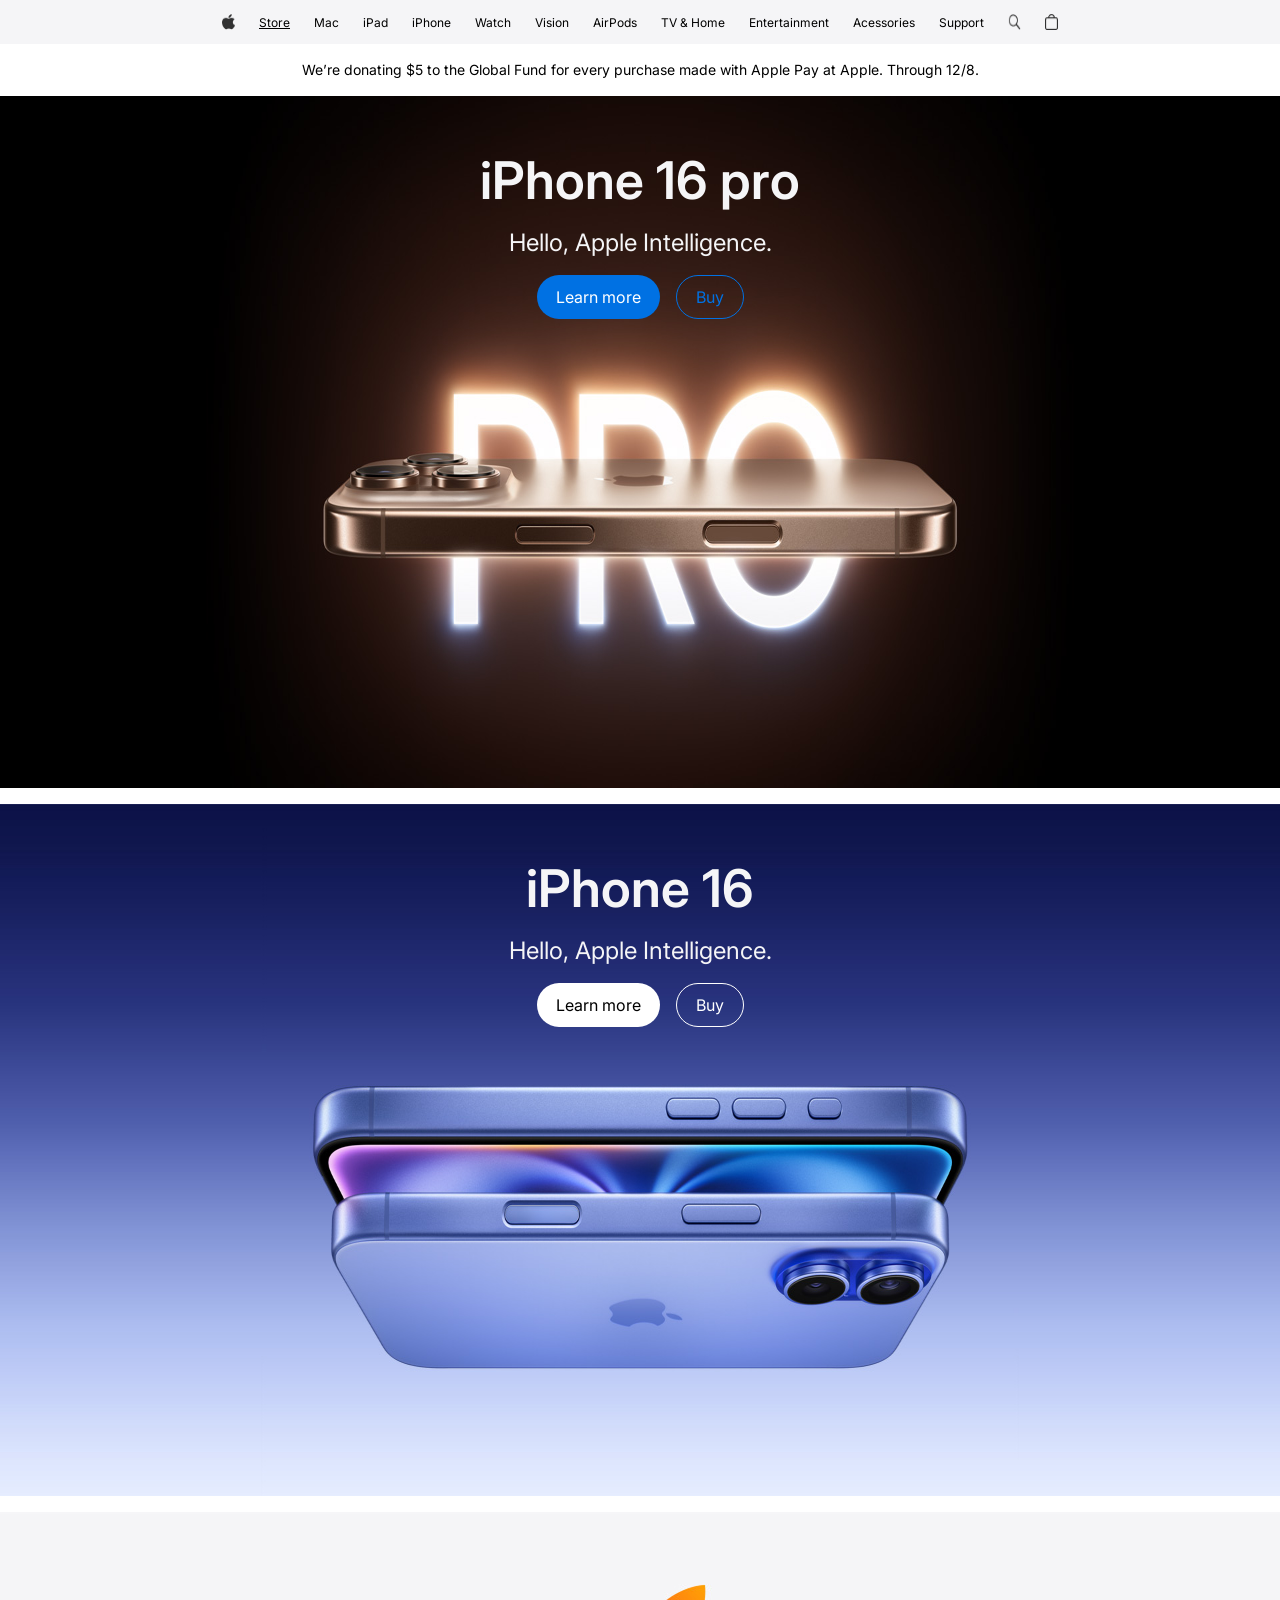
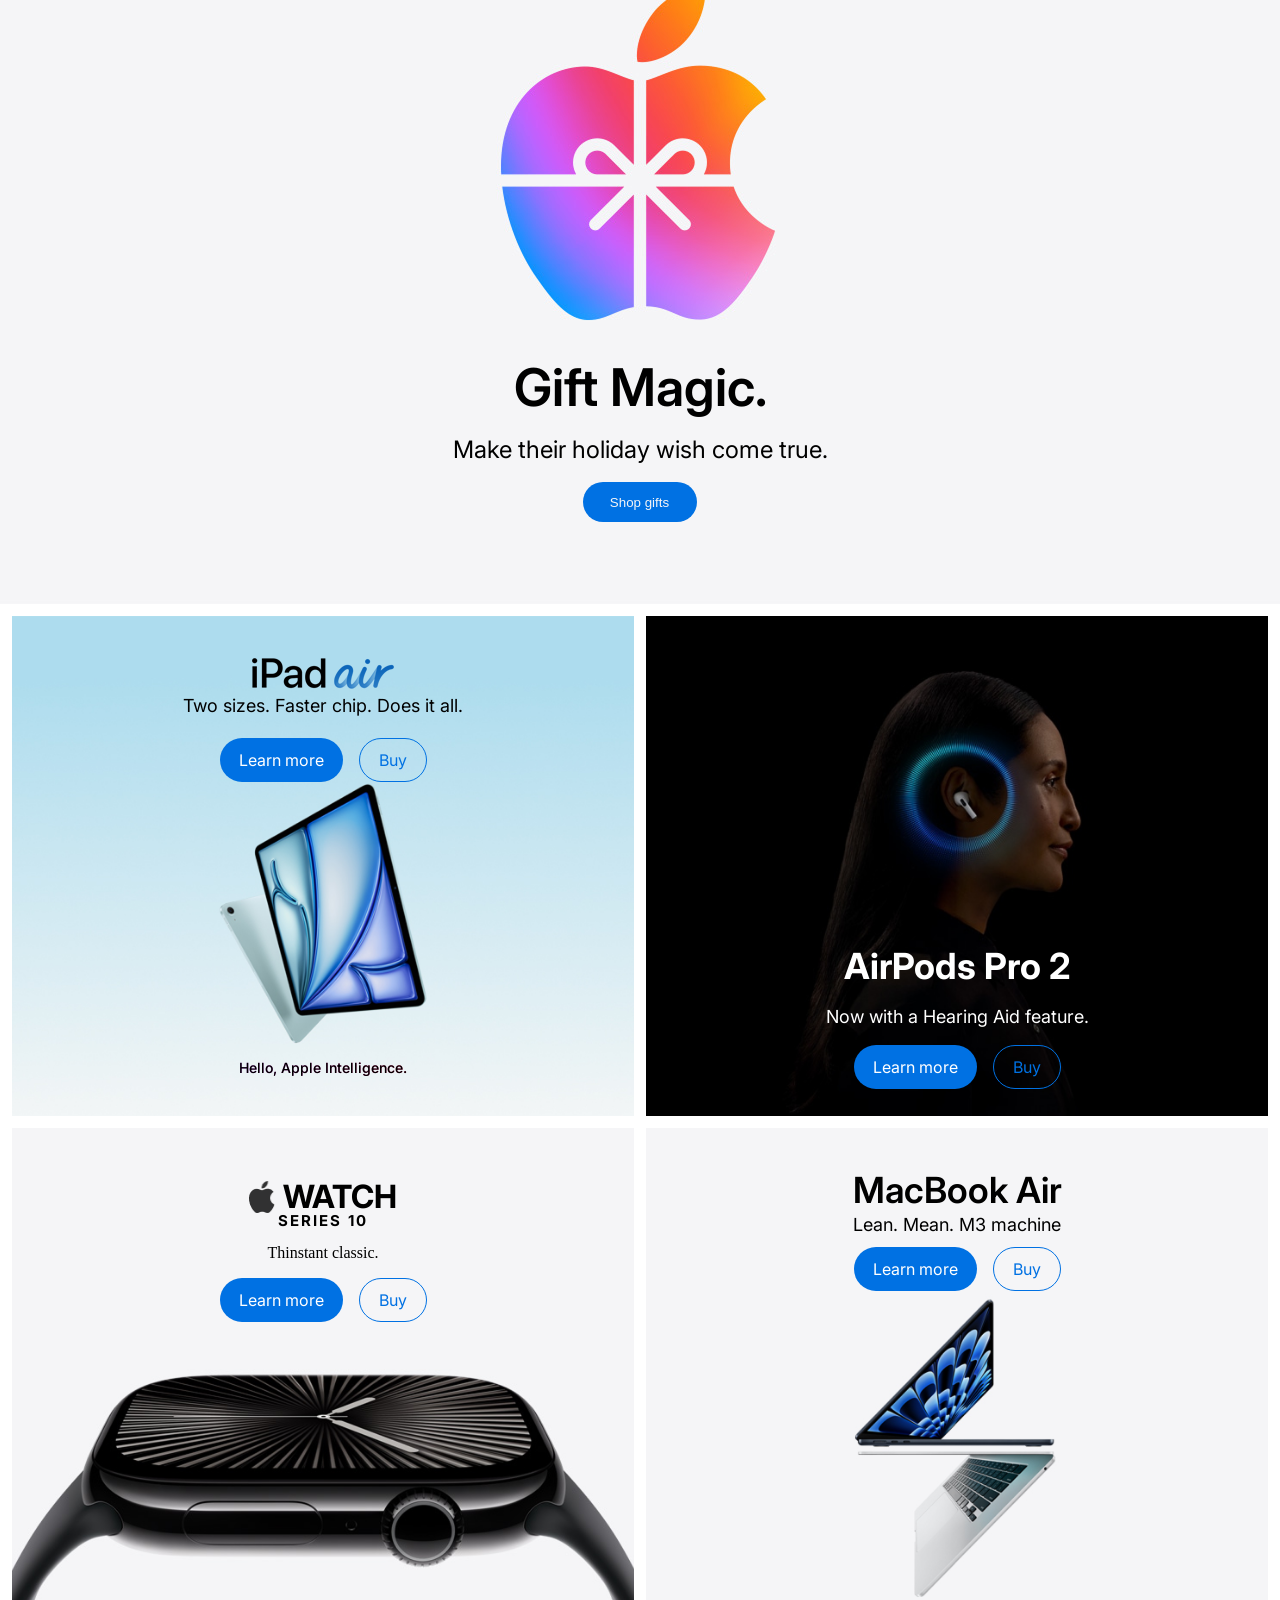
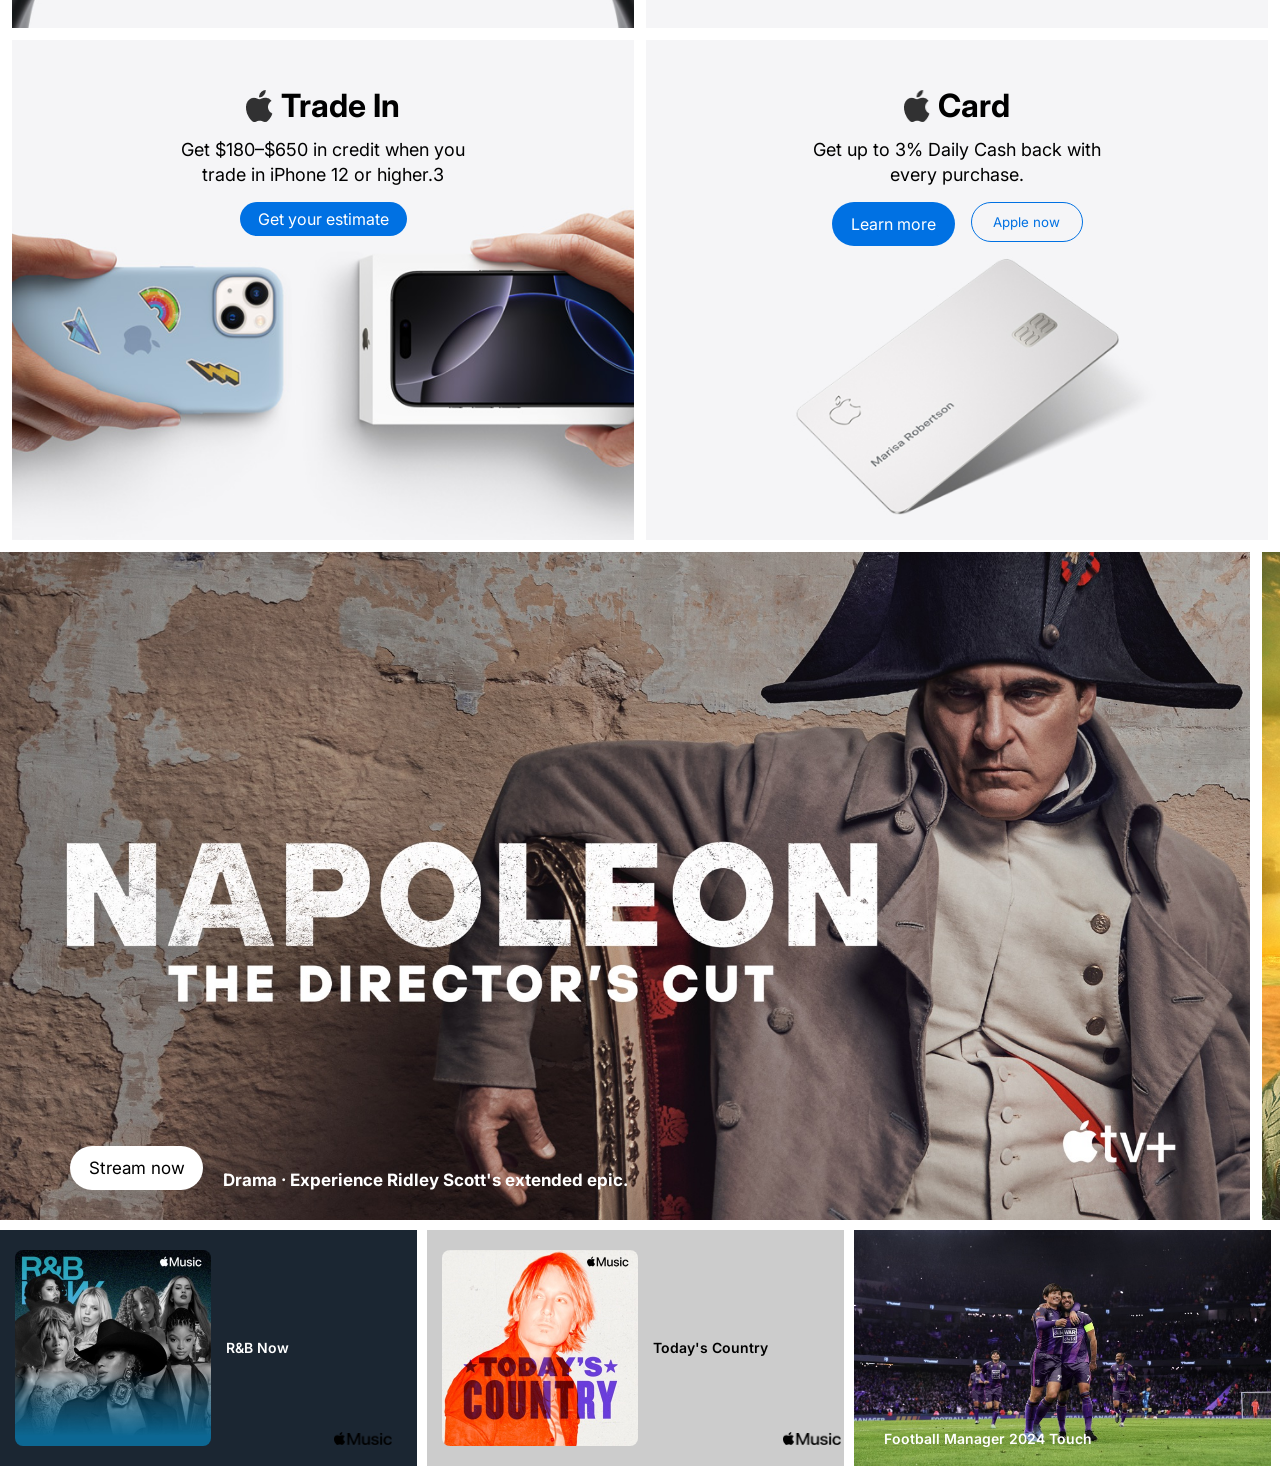
<file: apple home/apple.html>
<!DOCTYPE html>
<html lang="en">
  <head>
    <meta charset="UTF-8" />
    <meta name="viewport" content="width=device-width, initial-scale=1.0" />
    <title>Document</title>
    <link rel="stylesheet" href="apple.css" />
    <link rel="preconnect" href="https://fonts.googleapis.com" />
    <link rel="preconnect" href="https://fonts.gstatic.com" crossorigin />
    <link
      href="https://fonts.googleapis.com/css2?family=Bebas+Neue&family=Inter:ital,opsz,wght@0,14..32,100..900;1,14..32,100..900&family=Montserrat:ital,wght@0,100..900;1,100..900&display=swap"
      rel="stylesheet"
    />
  </head>
  <body>
    <!-- header start -->
    <div class="header">
      
      <img src="Vector (3).png" class="logo" />
      <a href="../storepage/store.html" class="text">Store</a>
      <p class="text">Mac</p>
      <p class="text">iPad</p>
      <p class="text">iPhone</p>
      <p class="text">Watch</p>
      <p class="text">Vision</p>
      <p class="text">AirPods</p>
      <p class="text">TV & Home</p>
      <p class="text">Entertainment</p>
      <p class="text">Acessories</p>
      <p class="text">Support</p>
      <div class="ulsa">
        <img src="Vector (2).png" alt="" class="logo" />
        <img src="Vector (1).png" class="logo" />
        <img src="SVG (3).png" class="logo11"/>
      </div>
    </div>
    <!-- header end -->
    <!-- header2 start -->
    <div class="header2">
      <p class="text2">
        We’re donating $5 to the Global Fund for every purchase made with
        Apple Pay at Apple. Through 12/8.
      </p>
    </div>
    <!-- header2 end -->
    <!-- 16 pro start -->
    <div class="pro">
      <div class="pro121212">
        <img src="Background.png" class="pro16" />
        <img src="table1.png" class="pro17"/>
        <img src="Figure.png" class="pro18" />
      </div>
      <div class="text1">
        <h1 class="text3">iPhone 16 pro</h1>
        <p class="text4">Hello, Apple Intelligence.</p>
        <div class="button1">
          <button class="button2">Learn more</button>
          <button class="button3">Buy</button>
        </div>
      </div>
    </div>
    <div></div>
    <!-- 16 pro end -->
    <!-- 16 start -->
    <div class="basic">
      <img src="Background (1).png" class="pro16" />
      <img src="table2.png" alt="" class="pro17">
      <img src="Background (3).png" class="pro18"/>
      <div class="text1">
        <h1 class="text3">iPhone 16</h1>
        <p class="text4">Hello, Apple Intelligence.</p>
        <div class="button1">
          <button class="button4">Learn more</button>
          <button class="button5">Buy</button>
        </div>
      </div>
    </div>
    <!-- 16 end -->
    <!-- apple magic start -->
    <div class="applemagic">
      
      <img src="gift22.png" alt="" class="figure1" />
      
      <div class="text6">
        <div class="text7">Gift Magic.</div>
        <div class="text8">Make their holiday wish come true.</div>
        <button class="button6">Shop gifts</button>
      </div>
    </div>
    <!-- apple magic end  -->
    <!-- next start -->
    <div class="next">
      <div class="ipadair1">
        <div class="ipadair3">
          <div>
            <img src="Heading 3.png" class="ipadair2" />
            <p class="text12">Two sizes. Faster chip. Does it all.</p>
          </div>
          <div class="button1">
            <button class="button2">Learn more</button>
            <button class="button3">Buy</button>
          </div>
        </div>
        <div class="p">
          <p class="p1">Hello, Apple Intelligence.</p>
        </div>
      </div>
      <div class="airpods">
        <div class="text1">
          <h1 class="text10">AirPods Pro 2</h1>
          <p class="text11">Now with a Hearing Aid feature.</p>
          <div class="button1">
            <button class="button2">Learn more</button>
            <button class="button3">Buy</button>
          </div>
        </div>
      </div>
      <div class="watch">
        <div class="watch1">
          <div>
            <div class="watch2">
              <img src="applelogo1.png" class="applelogo1" />
              <p class="watch3">WATCH</p>
            </div>
            <p class="series10">SERIES 10</p>
          </div>
          <p class="text9">Thinstant classic.</p>
          <div class="button1">
            <button class="button2">Learn more</button>
            <button class="button3">Buy</button>
          </div>
        </div>
      </div>
      <div class="macbook">
        <div class="macbook1">
          <div>
            <p>MacBook Air</p>
            <p class="text12">Lean. Mean. M3 machine</p>
          </div>
          <div class="button1">
            <button class="button2">Learn more</button>
            <button class="button3">Buy</button>
          </div>
        </div>
      </div>
      <div class="trade">
        <div class="trade1">
          <div class="trade2">
            <img src="applelogo1.png" class="applelogo1" />
            <p class="watch3">Trade In</p>
          </div>
          <p class="text12">
            Get $180–$650 in credit when you trade in iPhone 12 or higher.3
          </p>
          <button class="button7">Get your estimate</button>
        </div>
      </div>
      <div class="card">
        <div class="trade1">
          <div class="trade2">
            <img src="applelogo1.png" class="applelogo1" />
            <p class="watch3">Card</p>
          </div>
          <p class="text12">
            Get up to 3% Daily Cash back with every purchase.
          </p>
          <div class="button1">
            <button class="button2">Learn more</button>
            <button class="button8">Apple now</button>
          </div>
        </div>
      </div>
    </div>
    <!-- next end -->
    <!-- movie scroll start -->
    <div class="scroll">
      <div class="movie1">
        <button class="button9">Stream now</button>
        <p class="text13">Drama · Experience Ridley Scott's extended epic.</p>
      </div>
      <div class="movie2">
        <button class="button9">Stream now</button>
        <p class="text13">Comedy · The shady side of paradise.</p>
      </div>
      <div class="movie3">
        <button class="button9">Stream now</button>
        <p class="text13">Action · Worst. Heist. Ever.</p>
      </div>
      <div class="movie4">
        <button class="button9">Stream now</button>
        <p class="text13">Documentary · All that glitters isn't gold.</p>
      </div>
      <div class="movie5">
        <button class="button9">Stream now</button>
        <p class="text13">Watch Messi, every club, and every match--live</p>
      </div>
      <div class="movie6">
        <button class="button9">Stream now</button>
        <p class="text13">Crime · Presume nothingr.</p>
      </div>
      <div class="movie7">
        <button class="button9">Stream now</button>
        <p class="text13">Drama · New season.</p>
      </div>
      <div class="movie8">
        <button class="button9">Stream now</button>
        <p class="text13">Live MLB games, every Friday.</p>
      </div>
      <div class="movie9">
        <button class="button9">Stream now</button>
        <p class="text13">
          Thriller · Natalie Portman and Moses Ingram star in a visionary noir
          thriller.
        </p>
      </div>
      <div class="movie10">
        <button class="button9">Stream now</button>
        <p class="text13">Drama · 16 Emmy® Nominations Including Best Drama</p>
      </div>
    </div>
    <!-- movie scroll end -->
    <!-- animation start -->
    <div class="ani">
      <div class="poster1">
        <img src="poster1.jpg" class="rb" />
        <p>R&B Now</p>
        <img src="music.png" class="music" />
      </div>
      <div class="poster2">
        <img src="poster2.jpg" class="rb" />
        <p>Today's Country</p>
        <img src="music.png" class="music1" />
      </div>
      <div class="poster3">
        <p>Football Manager 2024 Touch</p>
      </div>
      <div class="poster4">
        <p>6 Weeks to Restart Your Fitness</p>
      </div>
      <div class="poster5">
        <p>NBA 2k25 Arcade Edition</p>
      </div>
      <div class="poster6">
        <p>Strength with Kyle</p>
      </div>
      <div class="poster7">
        <p>Run your first 5K</p>
      </div>
      <div class="poster8">
        <img src="8.jpg" class="rb" />
        <p>Today's Indie Rock</p>
        <img src="music.png" class="music" />
      </div>
      <div class="poster9">
        <p>Hello Kitty Island Adventure</p>
      </div>
      <div class="poster10">
        <img src="8.jpg" class="rb" />
        <p>Liston now</p>
        <img src="music.png" class="music" />
      </div>
      <div class="poster1">
        <img src="poster1.jpg" class="rb" />
        <p>R&B Now</p>
        <img src="music.png" class="music" />
      </div>
      <div class="poster2">
        <img src="poster2.jpg" class="rb" />
        <p>Today's Country</p>
        <img src="music.png" class="music1" />
      </div>
      <div class="poster3">
        <p>Football Manager 2024 Touch</p>
      </div>
      <div class="poster4">
        <p>6 Weeks to Restart Your Fitness</p>
      </div>
      <div class="poster5">
        <p>NBA 2k25 Arcade Edition</p>
      </div>
      <div class="poster6">
        <p>Strength with Kyle</p>
      </div>
      <div class="poster7">
        <p>Run your first 5K</p>
      </div>
      <div class="poster8">
        <img src="8.jpg" class="rb" />
        <p>Today's Indie Rock</p>
        <img src="music.png" class="music" />
      </div>
      <div class="poster9">
        <p>Hello Kitty Island Adventure</p>
      </div>
      <div class="poster10">
        <img src="8.jpg" class="rb" />
        <p>Liston now</p>
        <img src="music.png" class="music" />
      </div>
    </div>
    <!-- animation end !!! -->
  </body>
</html>
</file>
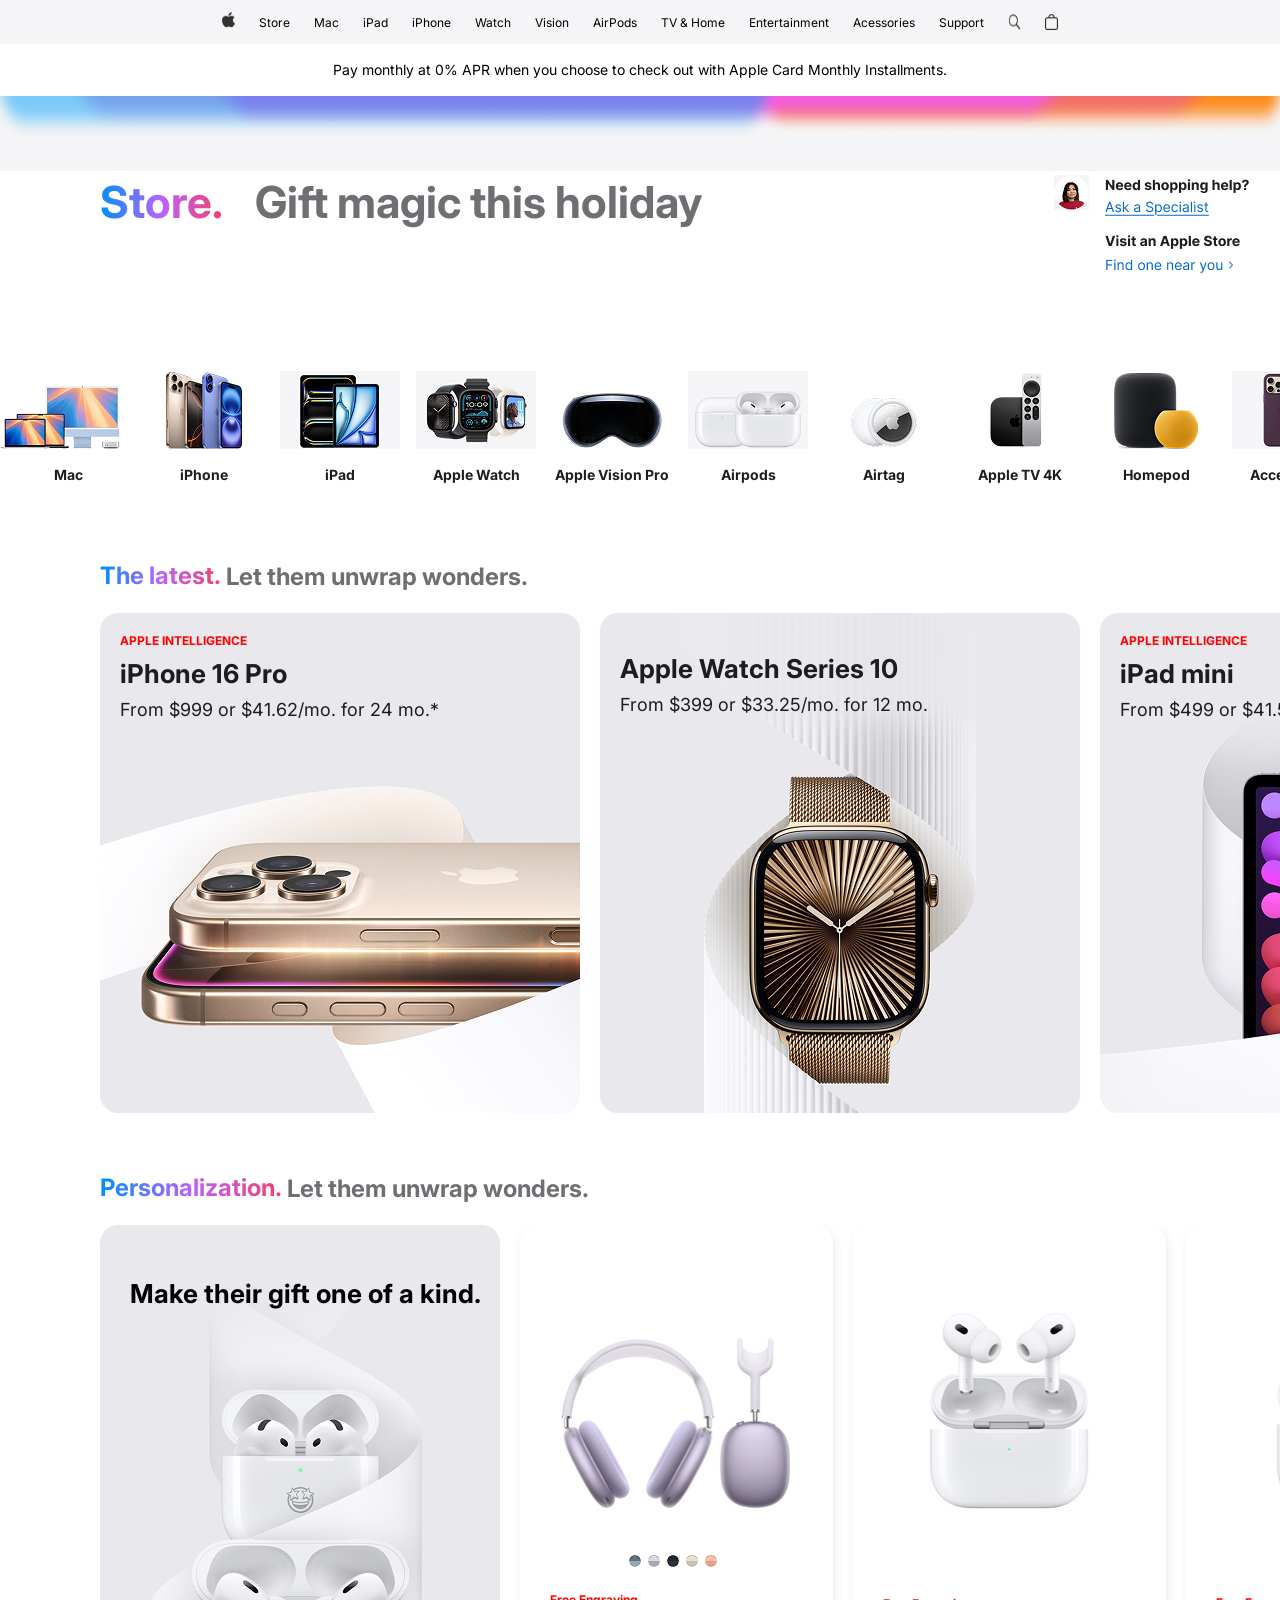
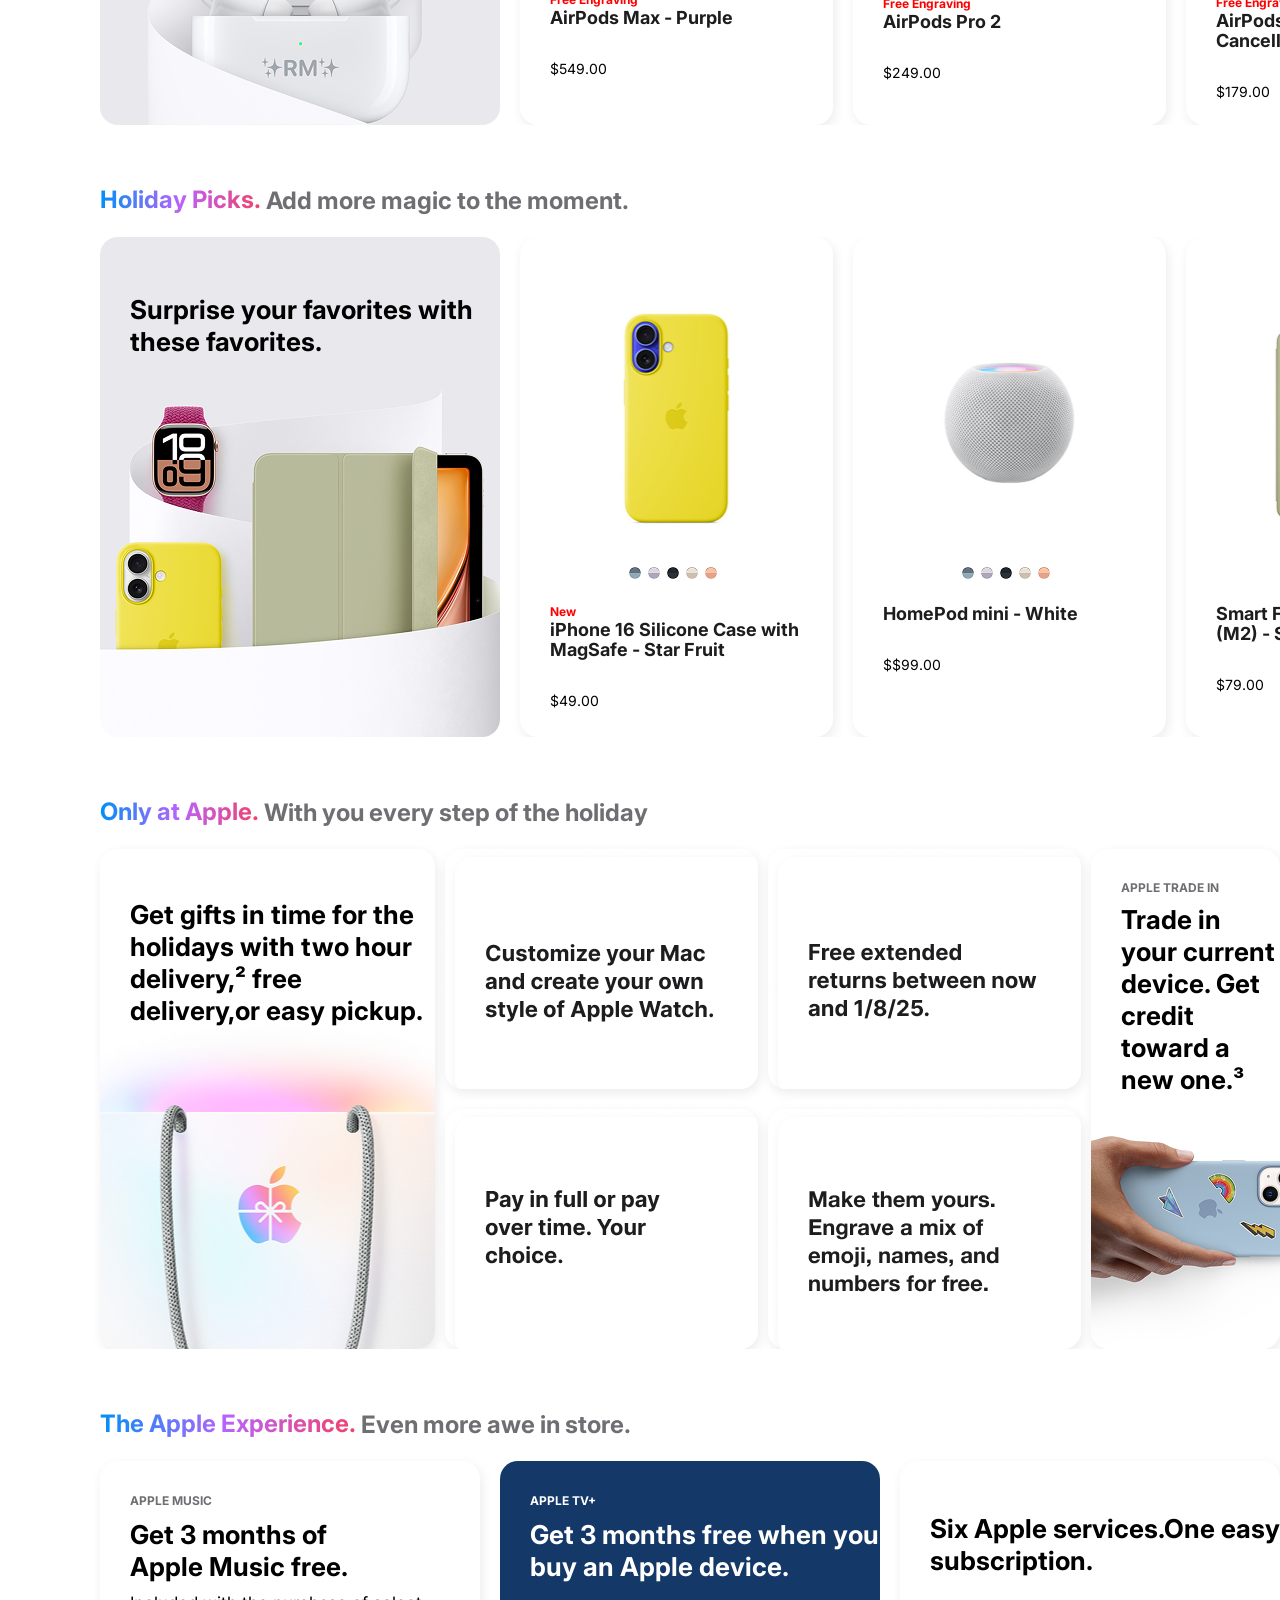
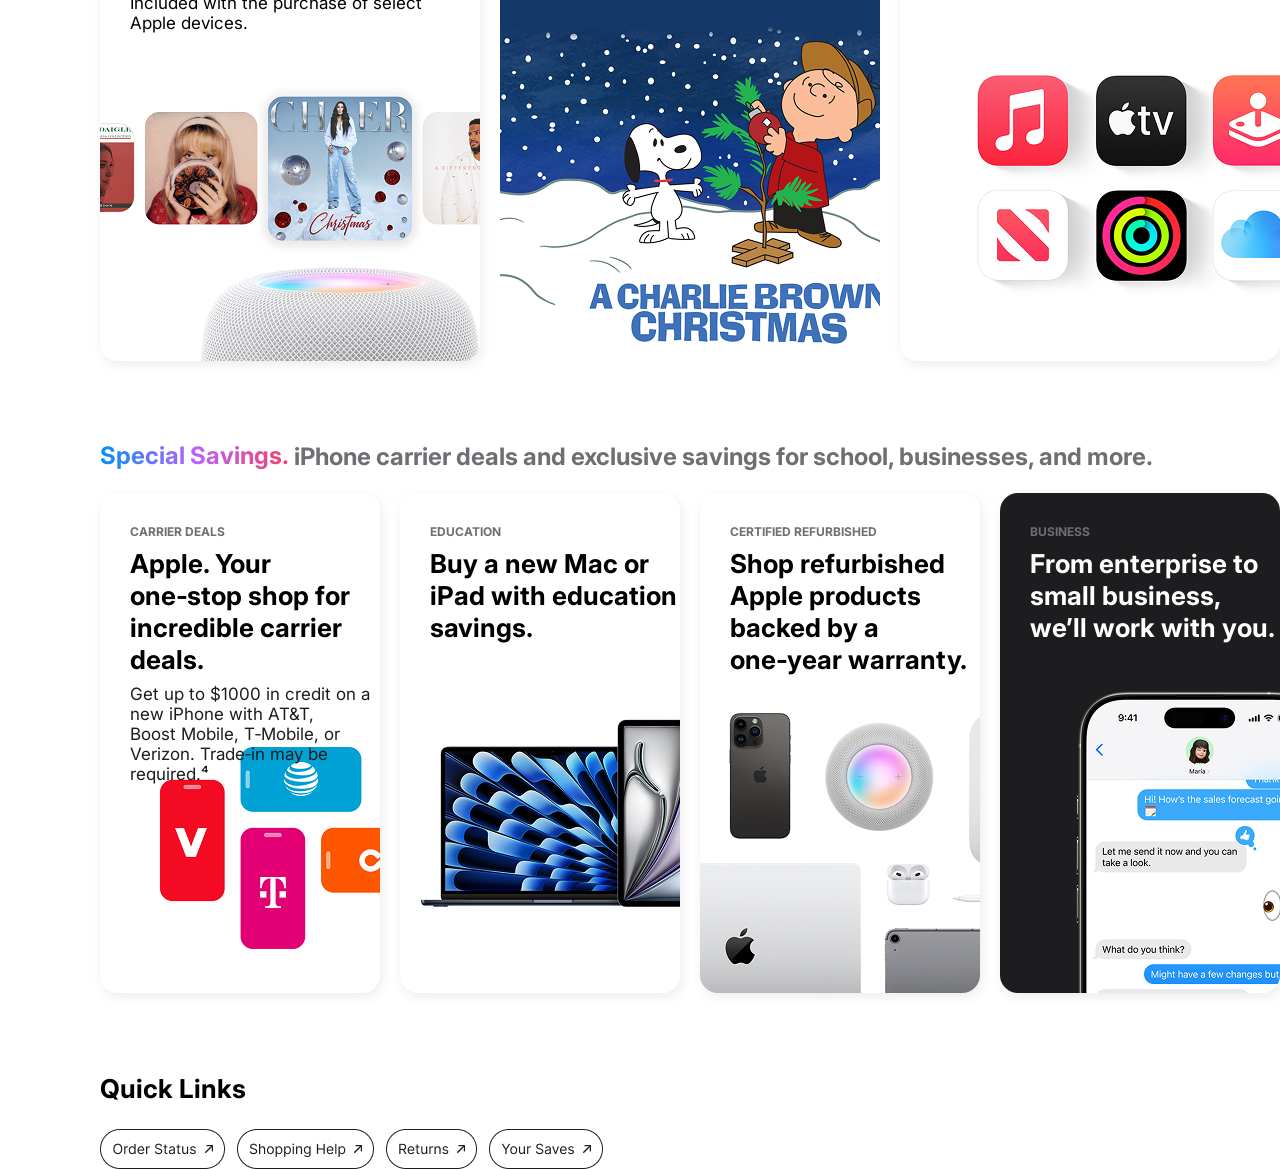
<file: storepage/store.html>
<!DOCTYPE html>
<html lang="en">
  <head>
    <meta charset="UTF-8" />
    <meta name="viewport" content="width=device-width, initial-scale=1.0" />
    <title>Document</title>
    <link rel="stylesheet" href="store.css" />
    <link rel="preconnect" href="https://fonts.googleapis.com" />
    <link rel="preconnect" href="https://fonts.gstatic.com" crossorigin />
    <link
      href="https://fonts.googleapis.com/css2?family=Bebas+Neue&family=Inter:ital,opsz,wght@0,14..32,100..900;1,14..32,100..900&family=Montserrat:ital,wght@0,100..900;1,100..900&display=swap"
      rel="stylesheet"
    />
  </head>
  <body>
    <!-- header start -->
    <div class="header">
      <a href="../apple home/apple.html"> 
       <img src="images/Vector (3).png" class="logo" />
      </a>
      <p class="text">Store</p>
      <p class="text">Mac</p>
      <p class="text">iPad</p>
      <p class="text">iPhone</p>
      <p class="text">Watch</p>
      <p class="text">Vision</p>
      <p class="text">AirPods</p>
      <p class="text">TV & Home</p>
      <p class="text">Entertainment</p>
      <p class="text">Acessories</p>
      <p class="text">Support</p>
      <img src="images/Vector (2).png" alt="" class="logo" />
      <img src="images/Vector (1).png" class="logo" />
    </div>
    <!-- header end  -->
     <!-- header2 start -->
    <div class="header2">
      <p class="text2">
        Pay monthly at 0% APR when you choose to check out with Apple Card Monthly Installments.
      </p>
    </div>
    <!-- header2 end  -->
     <!-- store header start -->
    <div class="storeheader">
      <img src="images/store-header.png" alt="">
    </div>
    <!-- store header end  -->
    <!-- store start -->
    <div class="holiday">
      <div class="holiday2">
        <h1>Store.</h1>
        <p>Gift magic this holiday</p>
      </div>
      <img src="images/ShoppingHelp.png" />
    </div>
    <!-- store end -->
    <!-- apple start -->
    <div class="apple">
      <div class="mac">
        <img src="images/store-card-13-mac-nav-202410.png" alt="">
        <h1 class="text14">Mac</h1>
      </div>
      <div class="iphone">
        <img src="images/store-card-13-iphone-nav-202409_GEO_US.png" alt="">
        <h1 class="text14">iPhone</h1>
      </div>
      <div class="ipad">
        <img src="images/store-card-13-ipad-nav-202405.png" alt="">
        <h1 class="text14">iPad</h1>
      </div>
      <div class="applewatch">
        <img src="images/store-card-13-watch-nav-202409.png" alt="">
        <h1 class="text14">Apple Watch</h1>
      </div>
      <div class="vision">
         <img src="images/store-card-13-vision-pro-nav-202401.png" alt="">
        <h1 class="text14">Apple Vision Pro</h1>
      </div>
      <div class="airpods">
        <img src="images/store-card-13-airpods-nav-202409.png" alt="">
        <h1 class="text14">Airpods</h1>
      </div>
      <div class="airtag">
        <img src="images/store-card-13-airtags-nav-202108.png" alt="">
        <h1 class="text14">Airtag</h1>
      </div>
      <div class="appletv">
        <img src="images/store-card-13-appletv-nav-202210.png" alt="">
        <h1 class="text14">Apple TV 4K</h1>
      </div>
      <div class="homepod">
         <img src="images/store-card-13-homepod-nav-202301.png" alt="">
        <h1 class="text14">Homepod</h1>
      </div>
      <div class="accessories">
         <img src="images/store-card-13-accessories-nav-202409.png" alt="">
        <h1 class="text14">Accessories</h1>
      </div>
      <div class="gift">
         <img src="images/store-card-13-holiday-giftcards-asit-agc-nav-202111.png" alt="">
        <h1 class="text14">Apple Gift Card</h1>
      </div>
    </div>
    <!-- apple end -->
    <div class="last">
      <div class="header3">
         <h1>The latest.</h1>
         <p>Let them unwrap wonders.</p>
      </div>
      <div class="section2">
         <div class="apple3">
            <div class="pro16">
              <div class="pro161">
                <p class="text15">APPLE INTELLIGENCE</p>
                <p class="text16">iPhone 16 Pro</p>
                <p class="text17">From $999 or $41.62/mo. for 24 mo.*</p>
              </div>
            </div>
         </div>
         <div class="ser10">
           <div class="ser11">
                <p class="text16">Apple Watch Series 10</p>
                <p class="text17">From $399 or $33.25/mo. for 12 mo.</p>
           </div>
         </div>
         <div class="ipadmini">
           <div class="ipadmini1">
              <div class="pro161">
                <p class="text15">APPLE INTELLIGENCE</p>
                <p class="text16">iPad mini</p>
                <p class="text17">From $499 or $41.58/mo. for 12 mo.</p>
              </div>
           </div>
         </div>
         <div class="macbookpro">
           <div class="macbookpro1">
              <div class="pro161">
                <p class="text15">APPLE INTELLIGENCE</p>
                <p class="text16">MacBook Pro</p>
                <p class="text17">From $1599 or $133.25/mo. for 12 mo.</p>
              </div>
           </div>
         </div>
      </div>
    </div>
    <!-- apple end !!! -->
      <div class="last1">
        <div class="header3">
           <h1>Personalization.</h1>
           <p>Let them unwrap wonders.</p>
        </div>
        <div class="secion3">
          <div class="section4">
            <p class="text24">Make their gift
one of a kind.</p>
          </div>
          <div class="section5">
            <img src="airpods-max-select-202409-purple.png" class="purple" />
            <img src="List - AirPods Max - PurpleAvailable colors.png" class="list" />
            <div class="text18">
              <div>
                <p class="text19">Free Engraving</p>
                <p class="text20">AirPods Max - Purple</p>
              </div>
                <p class="text21">$549.00</p>
              
            </div>
          </div>
          <div class="section6">
            <img src="airpods-pro-2-hero-select-202409 (1).png" class="purple" />
            <div class="text18">
              <div>
                <p class="text19">Free Engraving</p>
                <p class="text20">AirPods Pro 2</p>
              </div>
                <p class="text21">$249.00</p>
              
            </div>
          </div>
          <div class="section7">
             <img src="airpods-4-anc-select-202409 (1).png" class="purple" />
            <div class="text18">
              <div>
                <p class="text19">Free Engraving</p>
                <p class="text20">AirPods 4 with Active Noise Cancellation</p>
              </div>
                <p class="text21">$179.00</p>
              
            </div>
          </div>
          <div class="section8">
             <img src="MX2D3.png" class="purple" />
            <div class="text18">
              <div>
                <p class="text19">Free Engraving</p>
                <p class="text20">Apple Pencil Pro</p>
              </div>
                <p class="text21">$49.00</p>
              
            </div>
          </div>
        </div>
      </div>
      <!-- apple2 end -->
      <div class="pick">
        <div class="header3">
           <h1>Holiday Picks.</h1>
           <p>Add more magic to the moment.</p>
        </div>
        <div class="secion3">
          <div class="section9">
            <p class="text24">Surprise your favorites with these favorites.</p>
          </div>
          <div class="section5">
            <img src="MYY73.png" class="purple" />
            <img src="List - AirPods Max - PurpleAvailable colors.png" class="list" />
            <div class="text18">
              <div>
                <p class="text19">New</p>
                <p class="text20">iPhone 16 Silicone Case with MagSafe - Star Fruit</p>
              </div>
                <p class="text21">$49.00</p>
              
            </div>
          </div>
          <div class="section5">
           <img src="homepod-mini-select-white-202110.png" class="purple" />
            <img src="List - AirPods Max - PurpleAvailable colors.png" class="list" />
            <div class="text18">
              <div>
                
                <p class="text20">HomePod mini - White</p>
              </div>
                <p class="text21">$$99.00</p>
              
            </div>
          </div>
          <div class="section5">
             <img src="MWK73.png" class="purple" />
            <img src="List - AirPods Max - PurpleAvailable colors.png" class="list" />
            <div class="text18">
              <div>
                
                <p class="text20">Smart Folio for iPad Air 11 - inch (M2) - Sage</p>
              </div>
                <p class="text21">$79.00</p>
              
            </div>
          </div>
          <div class="section5">
             <img src="MUW43.png" class="purple" />
            <img src="List - AirPods Max - PurpleAvailable colors.png" class="list" />
            <div class="text18">
              <div>
                <p class="text19">New</p>
                <p class="text20">Beats Solo 4 - On-Ear Wireless Headphones - Slate Blue</p>
              </div>
                <p class="text21">$79.00</p>
              
            </div>
          </div>
        </div>
      </div>
      <!-- apple 3 end -->
      <div class="pick2">
        <div class="header3">
           <h1>Only at Apple.</h1>
           <p>With you every step of the holiday</p>
        </div>
        <div class="section10">
          <div class="shop">
            <p>Get gifts in time for the holidays with two hour delivery,² free delivery,or easy pickup.</p>
          </div>
          <div class="if">
            <div class="small1"></div>
            <div class="small2"></div>
          </div>
          <div class="you">
            <div class="small3"></div>
            <div class="small4"></div>
          </div>
          <div class="vande">
            <p class="text23">APPLE TRADE IN</p>
            <p class="text24">Trade in your current
device. Get credit toward a new one.³</p>
          </div>
        </div>
      </div>
      <!-- end -->
      <div class="pick2">
        <div class="header3">
           <h1>The Apple Experience.</h1>
           <p>Even more awe in store.</p>
        </div>
        <div class="the">
          <div class="the1">
            <div class="text22">
              <p>APPLE MUSIC</p>
              <p>Get 3 months of Apple Music free.</p>
              <p>Included with the purchase of select Apple devices.</p>
            </div>
          </div>
          <div class="the2">
            <p>APPLE TV+</p>
            <p>Get 3 months free when you buy an Apple device.</p>
          </div>
          <div class="the3">
            <p>Six Apple services.One easy subscription.</p>
          </div>
        </div>
        <!-- end !!!!! -->
        <div class="pick2">
        <div class="header3">
           <h1>Special Savings.</h1>
           <p>iPhone carrier deals and exclusive savings for school, businesses, and more.</p>
        </div>
        <div class="end">
          <div class="end2">
            <p class="text23">CARRIER DEALS</p>
            <p class="text24">Apple. Your one‑stop shop for incredible carrier deals.</p>
            <p class="text25">Get up to $1000 in credit on a new iPhone with AT&T, Boost Mobile, T‑Mobile, or Verizon. Trade‑in may be required.⁴</p>
          </div>
          <div class="end3">
            <p class="text23">EDUCATION</p>
            <p class="text24">Buy a new Mac or iPad with education savings.</p>
          </div>
          <div class="end4">
            <p class="text23">CERTIFIED REFURBISHED</p>
            <p class="text24">Shop refurbished Apple products backed by a
one‑year warranty.</p>
          </div>
          <div class="end5">
            <p class="text23">BUSINESS</p>
            <p class="text26">From enterprise to small business, we’ll work with you.</p>
          </div>
        </div>
        <!-- end !!!!! -->
        <div class="contact">
          <h1>Quick Links</h1>
          <div class="contact2">
            <div class="ht1">
              <img src="Item -_ Link.png" />
            </div>
            <div class="ht2">
              <img src="Item -_ Link (1).png" alt="">
            </div>
            <div class="ht3">
              <img src="Item -_ Link (2).png" alt="">
            </div>
            <div class="ht4">
              <img src="Item -_ Link (3).png" alt="">
            </div>
          </div>
        </div>
  </body>
</html>
</file>
<file: apple.css>
* {
  box-sizing: border-box;
  margin: 0px;
}

.header {
  width: 100vw;
  height: 44px;
  background-color: #f5f5f7;
  display: flex;
  position: sticky;
  top: 0;
  left: 0;
  flex-direction: row;
  justify-content: center;
  align-items: center;
  gap: 24px;
  z-index: 100;
}

.ulsa {
  display: flex;
  gap: 24px;
}

.logo {
  width: 13px;
  height: 16px;
}

.logo11 {
  width: 13px;
  height: 16px;
  display: none;
}

.text {
  font-size: 12px;
  font-weight: 400;
  color: #000000;
  font-family: "Inter", sans-serif;
}

.header2 {
  width: 100vw;
  height: 52px;
  display: flex;
  justify-content: center;
  align-items: center;
}

.text2 {
  font-size: 14px;
  font-weight: 400;
  line-height: 20px;
  font-family: "Inter", sans-serif;
}

.pro121212 {
  width: 100vw;
  height: 692px;
}

.pro {
  width: 100vw;
  height: 692px;
  position: relative;
}

.pro16 {
  width: 100vw;
  height: 692px;
  position: absolute;
}

.pro17 {
  display: none;
}

.pro18 {
  display: none;
}

.text1 {
  height: 172px;
  width: 405px;
  position: absolute;
  display: flex;
  flex-direction: column;
  text-align: center;
  gap: 16px;
  margin-top: 55px;
}

.text3 {
  font-size: 52px;
  font-weight: 600;
  line-height: 60px;
  font-family: "Inter", sans-serif;
  color: #f5f5f7;
}

.text4 {
  font-size: 24px;
  font-weight: 400;
  font-family: "Inter", sans-serif;
  line-height: 32px;
  color: #f5f5f7;
}

.pro {
  display: flex;
  justify-content: center;
}

.button1 {
  display: flex;
  justify-content: center;
  gap: 16px;
}

.button2 {
  width: 123px;
  height: 44px;
  border-radius: 40px;
  font-size: 16px;
  font-family: "Inter", sans-serif;
  line-height: 20px;
  font-weight: 400;
  background-color: #0071e3;
  border: none;
  color: white;
}

.button3 {
  width: 68px;
  height: 44px;
  border-radius: 40px;
  font-size: 16px;
  font-family: "Inter", sans-serif;
  line-height: 20px;
  font-weight: 400;
  border: none;
  background-color: transparent;
  color: #0071e3;
  border: 1px solid #0071e3;
}

.basic {
  position: relative;
  width: 100vw;
  height: 692px;
  margin: 16px 0px;
  display: flex;
  justify-content: center;
}

.button4 {
  width: 123px;
  height: 44px;
  border-radius: 40px;
  font-size: 16px;
  font-family: "Inter", sans-serif;
  line-height: 20px;
  font-weight: 400;
  background-color: #ffffff;
  border: none;
}

.button5 {
  width: 68px;
  height: 44px;
  border-radius: 40px;
  font-size: 16px;
  font-family: "Inter", sans-serif;
  line-height: 20px;
  font-weight: 400;
  border: none;
  background-color: transparent;
  color: #ffffff;
  border: 1px solid #ffffff;
}

.applemagic {
  width: 100vw;
  height: 692px;
  position: relative;
  display: flex;
  justify-content: center;
}

.figure1 {
  width: 100vw;
  height: 692px;
  position: absolute;
  object-fit: cover;
}

.text6 {
  width: 405px;
  height: 164px;
  position: absolute;
  display: flex;
  flex-direction: column;
  text-align: center;
  gap: 16px;
  margin-top: 446px;
}

.text7 {
  font-size: 52px;
  font-weight: 600;
  font-family: "Inter", sans-serif;
  line-height: 60px;
}

.text8 {
  font-size: 24px;
  font-weight: 400;
  font-family: "Inter", sans-serif;
  line-height: 32px;
}

.button6 {
  background-color: #0071e3;
  width: 114px;
  height: 44px;
  border-radius: 40px;
  border: none;
  color: #f5f5f7;
  margin-left: 145px;
}

.next {
  width: 100vw;
  padding: 12px;
  display: grid;
  grid-template-columns: repeat(2, 1fr);
  gap: 12px;
}
.next > div {
  width: 100%;
  height: 500px;
}

.ipadair1 {
  background-image: url("apple-home/ipadair.png");
  background-size: cover;
  background-repeat: no-repeat;
  background-position: center;
  object-fit: cover;
  display: flex;
  flex-direction: column;
  justify-content: space-between;
  padding-top: 40px;
  text-align: center;
}

.ipadair2 {
  width: 430px;
  height: 33px;
}

.ipadair3 {
  display: flex;
  flex-direction: column;
  text-align: center;
  gap: 20px;
}

.p {
  margin-bottom: 40px;
}

.p1 {
  font-size: 14px;
  font-weight: 500;
  font-family: "Inter", sans-serif;
  background: linear-gradient(
    90.43deg,
    #0090f7 0%,
    #ba62fc 33.33%,
    #f2416b 66.67%,
    #f55600 100%
  );
  background-clip: text;
}

.airpods {
  background-image: url("./apple-home/airpods.png");
  background-size: cover;
  background-repeat: no-repeat;
  object-fit: cover;
  background-position: center;
  display: flex;
  justify-content: center;
  align-items: flex-end;
}

.text10 {
  font-size: 36px;
  font-family: "Inter", sans-serif;
  line-height: 44px;
  color: white;
}

.text11 {
  font-size: 18px;
  font-family: "Inter", sans-serif;
  line-height: 25px;
  color: white;
  font-weight: 400;
}

.watch {
  background-image: url("./apple-home/wtach.png");
  background-repeat: no-repeat;
  background-size: cover;
  object-fit: cover;
  background-position: center;
  display: flex;
  justify-content: center;
  padding-top: 50px;
}

.watch1 {
  width: 322px;
  height: 146px;
  display: flex;
  justify-content: center;
  flex-direction: column;
  text-align: center;
  gap: 16px;
}

.watch2 {
  display: flex;
  flex-direction: row;
  gap: 8px;
  justify-content: center;
}

.applelogo1 {
  width: 26.32px;
  height: 32px;
}

.watch3 {
  font-size: 32px;
  font-family: "Inter", sans-serif;
  font-weight: 700;
  line-height: 100%;
}

.series10 {
  font-size: 15px;
  font-weight: 700;
  line-height: 100%;
  font-family: "Inter", sans-serif;
  letter-spacing: 2px;
}

.macbook {
  background-image: url("./apple-home/macbook.png");
  background-repeat: no-repeat;
  background-size: cover;
  object-fit: cover;
  background-position: center;
  display: flex;
  justify-content: center;
  padding-top: 40px;
}

.macbook1 {
  display: flex;
  flex-direction: column;
  gap: 10px;
}

.macbook p:first-child {
  font-size: 36px;
  font-family: "Inter", sans-serif;
  font-weight: 600;
  line-height: 44px;
}

.text12 {
  font-size: 18px;
  font-weight: 400;
  font-family: "Inter", sans-serif;
  line-height: 25px;
}

.trade {
  background-image: url("./apple-home/trade.png");
  background-repeat: no-repeat;
  background-size: cover;
  background-position: center;
  object-fit: cover;
  display: flex;
  justify-content: center;
  padding-top: 50px;
}

.trade1 {
  width: 322px;
  height: 146px;
  display: flex;
  text-align: center;
  flex-direction: column;
  align-items: center;
  gap: 15px;
}

.trade2 {
  display: flex;
  gap: 8px;
}

.button7 {
  width: 167px;
  height: 40px;
  background-color: #0071e3;
  color: white;
  font-size: 16px;
  font-weight: 400;
  font-family: "Inter", sans-serif;
  border: none;
  border-radius: 40px;
}

.card {
  background-image: url("./apple-home/card.png");
  background-size: cover;
  background-repeat: no-repeat;
  background-position: center;
  object-fit: cover;
  display: flex;
  justify-content: center;
  padding-top: 50px;
}

.button8 {
  width: 112px;
  height: 40px;
  border: 1px solid #0071e3;
  border-radius: 40px;
  background-color: transparent;
  font-family: "Inter", sans-serif;
  color: #0071e3;
}

.scroll {
  min-width: 100vw;
  height: 668px;
  display: grid;
  grid-template-columns: repeat(10, 1fr);
  overflow: scroll;
  gap: 12px;
}

.movie1 {
  background-image: url("./apple-home/napoleon.jpg");
  width: 1250px;
  height: 668px;
  background-repeat: no-repeat;
  background-size: cover;
  background-position: center;
  object-fit: cover;
  display: flex;
  flex-direction: row;
  align-items: flex-end;
  /* padding-top: 566px; */
  padding-left: 70px;
  padding-bottom: 30px;
}

.button9 {
  width: 133px;
  height: 44px;
  border-radius: 999px;
  background-color: white;
  color: black;
  font-size: 17px;
  font-weight: 400;
  font-family: "Inter", sans-serif;
  border: none;
}

.text13 {
  font-size: 17px;
  font-weight: 700;
  font-family: "Inter", sans-serif;
  line-height: 20px;
  color: white;
  margin-left: 20px;
  margin-top: 30px;
  display: flex;
  /* align-items: center; */
}

.moviename {
  display: flex;
  text-align: center;
}

.movie2 {
  background-image: url("./apple-home/bad-monkey.jpg");
  background-size: cover;
  background-repeat: no-repeat;
  background-position: center;
  object-fit: center;
  display: flex;
  flex-direction: row;
  /* padding-top: 566px; */
  padding-left: 70px;
  align-items: flex-end;
  /* padding-top: 566px; */
  padding-left: 70px;
  padding-bottom: 40px;
}

.scroll div {
  min-width: 1250px;
  height: 668px;
}

.movie3 {
  background-image: url("./apple-home/instigators.jpg");
  background-repeat: no-repeat;
  background-size: cover;
  background-position: center;
  display: flex;
  flex-direction: row;
  /* padding-top: 566px; */
  padding-left: 70px;
  align-items: flex-end;
  /* padding-top: 566px; */
  padding-left: 70px;
  padding-bottom: 30px;
}

.movie4 {
  background-image: url("./apple-home/k-pop-idols.jpg");
  background-position: center;
  background-repeat: no-repeat;
  background-size: cover;
  display: flex;
  flex-direction: row;
  /* padding-top: 566px; */
  padding-left: 70px;
  align-items: flex-end;
  /* padding-top: 566px; */
  padding-left: 70px;
  padding-bottom: 30px;
}

.movie5 {
  background-image: url("./apple-home/season-pass.jpg");
  background-size: cover;
  background-repeat: no-repeat;
  background-position: center;
  display: flex;
  flex-direction: row;
  /* padding-top: 566px; */
  padding-left: 70px;
  align-items: flex-end;
  /* padding-top: 566px; */
  padding-left: 70px;
  padding-bottom: 30px;
}

.movie6 {
  background-image: url("./apple-home/pressumed-innocent.jpg");
  background-repeat: no-repeat;
  background-size: cover;
  background-position: center;
  display: flex;
  flex-direction: row;
  /* padding-top: 566px; */
  padding-left: 70px;
  align-items: flex-end;
  /* padding-top: 566px; */
  padding-left: 70px;
  padding-bottom: 30px;
}

.movie7 {
  background-image: url("./apple-home/pachinko.jpg");
  background-size: cover;
  background-position: center;
  background-repeat: no-repeat;
  display: flex;
  flex-direction: row;
  /* padding-top: 566px; */
  padding-left: 70px;
  align-items: flex-end;
  /* padding-top: 566px; */
  padding-left: 70px;
  padding-bottom: 30px;
}

.movie8 {
  background-image: url("./apple-home/baseball.jpg");
  background-size: cover;
  background-position: center;
  background-repeat: no-repeat;
  display: flex;
  flex-direction: row;
  /* padding-top: 566px; */
  padding-left: 70px;
  align-items: flex-end;
  /* padding-top: 566px; */
  padding-left: 70px;
  padding-bottom: 30px;
}

.movie9 {
  background-image: url("./apple-home/lady-in-the-lake.jpg");
  background-position: center;
  background-repeat: no-repeat;
  background-size: cover;
  display: flex;
  flex-direction: row;
  /* padding-top: 566px; */
  padding-left: 70px;
  align-items: flex-end;
  /* padding-top: 566px; */
  padding-left: 70px;
  padding-bottom: 30px;
}

.movie10 {
  background-image: url("./apple-home/morning-show.jpg");
  background-position: center;
  background-size: cover;
  background-repeat: no-repeat;
  display: flex;
  flex-direction: row;
  /* padding-top: 566px; */
  padding-left: 70px;
  align-items: flex-end;
  /* padding-top: 566px; */
  padding-left: 70px;
  padding-bottom: 30px;
}

.ani {
  width: fit-content;

  display: grid;
  grid-template-columns: repeat(20, 1fr);
  gap: 10px;
  padding-top: 10px;
  animation: slider 15s linear infinite;
}

.ani > div {
  width: 417px;
  height: 236px;
}

.poster1 {
  background-color: #1b2632;
  display: flex;
  flex-direction: row;
  align-items: center;
  gap: 15px;
  padding-left: 15px;
}

@keyframes slider {
  0% {
    transform: translateX(0);
  }
  100% {
    transform: translateX(-50%);
  }
}

.rb {
  width: 196px;
  height: 196px;
  border-radius: 8px;
}

.poster1 p {
  color: white;
  font-family: "Inter", sans-serif;
  font-size: 14px;
  font-weight: 600;
  line-height: 18px;
}

.music {
  width: 58px;
  height: 13px;
  margin-top: 180px;
  margin-left: 30px;
}

.poster2 {
  background-color: rgba(0, 0, 0, 0.2);
  display: flex;
  flex-direction: row;
  align-items: center;
  gap: 15px;
  padding-left: 15px;
}

.poster2 p {
  color: black;
  font-family: "Inter", sans-serif;
  font-size: 14px;
  font-weight: 600;
  line-height: 18px;
}

.music1 {
  width: 58px;
  height: 13px;
  margin-top: 180px;
}

.poster3 {
  background-image: url("./apple-home/3.jpg");
  background-position: center;
  background-size: cover;
  background-repeat: no-repeat;
  padding-top: 200px;
  padding-left: 30px;
}

.poster3 p {
  color: white;
  font-family: "Inter", sans-serif;
  font-size: 14px;
  font-weight: 600;
  line-height: 18px;
}

.poster4 {
  background-image: url("./apple-home/4.jpg");
  background-repeat: no-repeat;
  background-size: cover;
  background-position: center;
  padding-top: 200px;
  padding-left: 30px;
}

.poster4 p {
  color: white;
  font-family: "Inter", sans-serif;
  font-size: 14px;
  font-weight: 600;
  line-height: 18px;
}

.poster5 {
  background-image: url("./apple-home/5.jpg");
  background-position: center;
  background-repeat: no-repeat;
  background-size: cover;
  padding-top: 200px;
  padding-left: 30px;
}

.poster5 p {
  color: white;
  font-family: "Inter", sans-serif;
  font-size: 14px;
  font-weight: 600;
  line-height: 18px;
}

.poster6 {
  background-image: url("./apple-home/6.jpg");
  background-position: center;
  background-repeat: no-repeat;
  background-size: cover;
  padding-top: 200px;
  padding-left: 30px;
}

.poster6 p {
  color: white;
  font-family: "Inter", sans-serif;
  font-size: 14px;
  font-weight: 600;
  line-height: 18px;
}

.poster7 {
  background-image: url("./apple-home/7.jpg");
  background-position: center;
  background-repeat: no-repeat;
  background-size: cover;
  padding-top: 200px;
  padding-left: 30px;
}

.poster7 p {
  color: white;
  font-family: "Inter", sans-serif;
  font-size: 14px;
  font-weight: 600;
  line-height: 18px;
}

.poster8 {
  background-color: rgb(64, 13, 14);
  display: flex;
  flex-direction: row;
  align-items: center;
  gap: 15px;
  padding-left: 15px;
}

.poster8 p {
  color: black;
  font-family: "Inter", sans-serif;
  font-size: 14px;
  font-weight: 600;
  line-height: 18px;
}

.poster9 {
  background-image: url("./apple-home/9.jpg");
  background-position: center;
  background-repeat: no-repeat;
  background-size: cover;
  padding-top: 200px;
  padding-left: 30px;
}

.poster9 p {
  color: white;
  font-family: "Inter", sans-serif;
  font-size: 14px;
  font-weight: 600;
  line-height: 18px;
}

.poster10 {
  background-color: rgb(38, 38, 38);
  display: flex;
  flex-direction: row;
  align-items: center;
  gap: 15px;
  padding-left: 15px;
}

.poster10 p {
  color: black;
  font-family: "Inter", sans-serif;
  font-size: 14px;
  font-weight: 600;
  line-height: 18px;
}
@media only screen and (max-width: 768px) {
  .header p {
    display: none;
  }

  .header a {
    display: none;
  }

  .header .logo11 {
    display: block;
  }

  .header {
    display: flex;
    justify-content: space-between;
    padding-left: 20px;
    padding-right: 20px;
  }

  .header2 {
    display: flex;
    text-align: center;
  }

  .pro16 {
    display: none;
  }

  .pro17 {
    max-width: 780px;
    display: block;
  }

  .applemagic {
    max-width: 780px;
  }

  .next {
    max-width: 780px;
    min-width: 380px;
  }

  .next > div {
    max-width: 366px;
    height: 490px;
  }

  .scroll {
    min-width: 780px;
    height: 368px;
  }

  .scroll div {
    min-width: 689px;
    height: 368px;
  }

  .movie1 {
    max-width: 689px;
    height: 368px;
    background-image: url("./apple-home/napoleon.jpg");
    background-position: center;
    background-size: cover;
    background-repeat: no-repeat;
    object-fit: cover;
  }
}

@media only screen and (max-width: 390px) {
  .header {
    max-width: 390px;
  }

  .header2 {
    max-width: 390px;
  }

  .pro18 {
    display: block;
  }

  .pro17 {
    display: none;
  }

  .pro16 {
    display: none;
  }

  .pro {
    max-width: 390px;
    height: 500px;
    display: flex;
    align-items: flex-end;
  }

  .text1 {
    display: flex;
    gap: 10px;
  }

  .text3 {
    font-size: 35px;
    font-weight: 600;
    line-height: 0px;
    font-family: "Inter", sans-serif;
    color: #f5f5f7;
  }

  .text4 {
    font-size: 18px;
    font-weight: 400;
    font-family: "Inter", sans-serif;
    line-height: 32px;
    color: #f5f5f7;
  }

  .basic {
    max-width: 390px;
    height: 500px;
  }

  .applemagic {
    max-width: 390px;
    height: 500px;
  }

  .text6 {
    display: flex;
    padding-bottom: 50px;
    gap: 10px;
    margin-top: 360px;
  }

  .text7 {
    font-size: 35px;
    font-weight: 600;
    line-height: 0px;
    font-family: "Inter", sans-serif;
    color: black;
  }

  .text8 {
    font-size: 18px;
    font-weight: 400;
    font-family: "Inter", sans-serif;
    line-height: 32px;
    color: black;
  }

  .figure1 {
    max-width: 390px;
    height: 500px;
  }

  .next {
    max-width: 390px;
    display: grid;
    padding-top: 12px;
    padding: 0px;
    grid-template-columns: repeat(1, 1fr);
    gap: 12px;
  }

  .next > div {
    max-width: 390px;
    height: 500px;
  }

  .scroll {
    min-width: 390px;
    height: 495px;
    display: grid;
    grid-template-columns: repeat(10, 1fr);
    overflow: scroll;
    gap: 12px;
  }

  .scroll div {
    min-width: 274px;
    height: 495px;
  }

  .movie1 {
    width: 274px;
    max-width: 274px;
    height: 495px;
    background-image: url("./apple-home/napoleon.jpg");
    background-position: center;
    background-size: cover;
    background-repeat: no-repeat;
    object-fit: cover;
  }

  .button9 {
    display: none;
  }
  .text13 {
    display: none;
  }

  .pro121212 {
    max-width: 390px;
    height: 500px;
  }
}
</file>
<file: apple home/apple.css>
* {
  box-sizing: border-box;
  margin: 0px;
}

.header {
  width: 100vw;
  height: 44px;
  background-color: #f5f5f7;
  display: flex;
  position: sticky;
  top: 0;
  left: 0;
  flex-direction: row;
  justify-content: center;
  align-items: center;
  gap: 24px;
  z-index: 100;
}

.ulsa {
  display: flex;
  gap: 24px;
}

.logo {
  width: 13px;
  height: 16px;
}

.logo11 {
  width: 13px;
  height: 16px;
  display: none;
}

.text {
  font-size: 12px;
  font-weight: 400;
  color: #000000;
  font-family: "Inter", sans-serif;
}

.header2 {
  width: 100vw;
  height: 52px;
  display: flex;
  justify-content: center;
  align-items: center;
}

.text2 {
  font-size: 14px;
  font-weight: 400;
  line-height: 20px;
  font-family: "Inter", sans-serif;
}

.pro121212 {
  width: 100vw;
  height: 692px;
}

.pro {
  width: 100vw;
  height: 692px;
  position: relative;
}

.pro16 {
  width: 100vw;
  height: 692px;
  position: absolute;
}

.pro17 {
  display: none;
}

.pro18 {
  display: none;
}

.text1 {
  height: 172px;
  width: 405px;
  position: absolute;
  display: flex;
  flex-direction: column;
  text-align: center;
  gap: 16px;
  margin-top: 55px;
}

.text3 {
  font-size: 52px;
  font-weight: 600;
  line-height: 60px;
  font-family: "Inter", sans-serif;
  color: #f5f5f7;
}

.text4 {
  font-size: 24px;
  font-weight: 400;
  font-family: "Inter", sans-serif;
  line-height: 32px;
  color: #f5f5f7;
}

.pro {
  display: flex;
  justify-content: center;
}

.button1 {
  display: flex;
  justify-content: center;
  gap: 16px;
}

.button2 {
  width: 123px;
  height: 44px;
  border-radius: 40px;
  font-size: 16px;
  font-family: "Inter", sans-serif;
  line-height: 20px;
  font-weight: 400;
  background-color: #0071e3;
  border: none;
  color: white;
}

.button3 {
  width: 68px;
  height: 44px;
  border-radius: 40px;
  font-size: 16px;
  font-family: "Inter", sans-serif;
  line-height: 20px;
  font-weight: 400;
  border: none;
  background-color: transparent;
  color: #0071e3;
  border: 1px solid #0071e3;
}

.basic {
  position: relative;
  width: 100vw;
  height: 692px;
  margin: 16px 0px;
  display: flex;
  justify-content: center;
}

.button4 {
  width: 123px;
  height: 44px;
  border-radius: 40px;
  font-size: 16px;
  font-family: "Inter", sans-serif;
  line-height: 20px;
  font-weight: 400;
  background-color: #ffffff;
  border: none;
}

.button5 {
  width: 68px;
  height: 44px;
  border-radius: 40px;
  font-size: 16px;
  font-family: "Inter", sans-serif;
  line-height: 20px;
  font-weight: 400;
  border: none;
  background-color: transparent;
  color: #ffffff;
  border: 1px solid #ffffff;
}

.applemagic {
  width: 100vw;
  height: 692px;
  position: relative;
  display: flex;
  justify-content: center;
}

.figure1 {
  width: 100vw;
  height: 692px;
  position: absolute;
  object-fit: cover;
}

.text6 {
  width: 405px;
  height: 164px;
  position: absolute;
  display: flex;
  flex-direction: column;
  text-align: center;
  gap: 16px;
  margin-top: 446px;
}

.text7 {
  font-size: 52px;
  font-weight: 600;
  font-family: "Inter", sans-serif;
  line-height: 60px;
}

.text8 {
  font-size: 24px;
  font-weight: 400;
  font-family: "Inter", sans-serif;
  line-height: 32px;
}

.button6 {
  background-color: #0071e3;
  width: 114px;
  height: 44px;
  border-radius: 40px;
  border: none;
  color: #f5f5f7;
  margin-left: 145px;
}

.next {
  width: 100vw;
  padding: 12px;
  display: grid;
  grid-template-columns: repeat(2, 1fr);
  gap: 12px;
}
.next > div {
  width: 100%;
  height: 500px;
}

.ipadair1 {
  background-image: url(ipadair.png);
  background-size: cover;
  background-repeat: no-repeat;
  background-position: center;
  object-fit: cover;
  display: flex;
  flex-direction: column;
  justify-content: space-between;
  padding-top: 40px;
  text-align: center;
}

.ipadair2 {
  width: 430px;
  height: 33px;
}

.ipadair3 {
  display: flex;
  flex-direction: column;
  text-align: center;
  gap: 20px;
}

.p {
  margin-bottom: 40px;
}

.p1 {
  font-size: 14px;
  font-weight: 500;
  font-family: "Inter", sans-serif;
  background: linear-gradient(
    90.43deg,
    #0090f7 0%,
    #ba62fc 33.33%,
    #f2416b 66.67%,
    #f55600 100%
  );
  background-clip: text;
}

.airpods {
  background-image: url(airpods.png);
  background-size: cover;
  background-repeat: no-repeat;
  object-fit: cover;
  background-position: center;
  display: flex;
  justify-content: center;
  align-items: flex-end;
}

.text10 {
  font-size: 36px;
  font-family: "Inter", sans-serif;
  line-height: 44px;
  color: white;
}

.text11 {
  font-size: 18px;
  font-family: "Inter", sans-serif;
  line-height: 25px;
  color: white;
  font-weight: 400;
}

.watch {
  background-image: url(wtach.png);
  background-repeat: no-repeat;
  background-size: cover;
  object-fit: cover;
  background-position: center;
  display: flex;
  justify-content: center;
  padding-top: 50px;
}

.watch1 {
  width: 322px;
  height: 146px;
  display: flex;
  justify-content: center;
  flex-direction: column;
  text-align: center;
  gap: 16px;
}

.watch2 {
  display: flex;
  flex-direction: row;
  gap: 8px;
  justify-content: center;
}

.applelogo1 {
  width: 26.32px;
  height: 32px;
}

.watch3 {
  font-size: 32px;
  font-family: "Inter", sans-serif;
  font-weight: 700;
  line-height: 100%;
}

.series10 {
  font-size: 15px;
  font-weight: 700;
  line-height: 100%;
  font-family: "Inter", sans-serif;
  letter-spacing: 2px;
}

.macbook {
  background-image: url(macbook.png);
  background-repeat: no-repeat;
  background-size: cover;
  object-fit: cover;
  background-position: center;
  display: flex;
  justify-content: center;
  padding-top: 40px;
}

.macbook1 {
  display: flex;
  flex-direction: column;
  gap: 10px;
}

.macbook p:first-child {
  font-size: 36px;
  font-family: "Inter", sans-serif;
  font-weight: 600;
  line-height: 44px;
}

.text12 {
  font-size: 18px;
  font-weight: 400;
  font-family: "Inter", sans-serif;
  line-height: 25px;
}

.trade {
  background-image: url(trade.png);
  background-repeat: no-repeat;
  background-size: cover;
  background-position: center;
  object-fit: cover;
  display: flex;
  justify-content: center;
  padding-top: 50px;
}

.trade1 {
  width: 322px;
  height: 146px;
  display: flex;
  text-align: center;
  flex-direction: column;
  align-items: center;
  gap: 15px;
}

.trade2 {
  display: flex;
  gap: 8px;
}

.button7 {
  width: 167px;
  height: 40px;
  background-color: #0071e3;
  color: white;
  font-size: 16px;
  font-weight: 400;
  font-family: "Inter", sans-serif;
  border: none;
  border-radius: 40px;
}

.card {
  background-image: url(card.png);
  background-size: cover;
  background-repeat: no-repeat;
  background-position: center;
  object-fit: cover;
  display: flex;
  justify-content: center;
  padding-top: 50px;
}

.button8 {
  width: 112px;
  height: 40px;
  border: 1px solid #0071e3;
  border-radius: 40px;
  background-color: transparent;
  font-family: "Inter", sans-serif;
  color: #0071e3;
}

.scroll {
  min-width: 100vw;
  height: 668px;
  display: grid;
  grid-template-columns: repeat(10, 1fr);
  overflow: scroll;
  gap: 12px;
}

.movie1 {
  background-image: url(napoleon.jpg);
  width: 1250px;
  height: 668px;
  background-repeat: no-repeat;
  background-size: cover;
  background-position: center;
  object-fit: cover;
  display: flex;
  flex-direction: row;
  align-items: flex-end;
  /* padding-top: 566px; */
  padding-left: 70px;
  padding-bottom: 30px;
}

.button9 {
  width: 133px;
  height: 44px;
  border-radius: 999px;
  background-color: white;
  color: black;
  font-size: 17px;
  font-weight: 400;
  font-family: "Inter", sans-serif;
  border: none;
}

.text13 {
  font-size: 17px;
  font-weight: 700;
  font-family: "Inter", sans-serif;
  line-height: 20px;
  color: white;
  margin-left: 20px;
  margin-top: 30px;
  display: flex;
  /* align-items: center; */
}

.moviename {
  display: flex;
  text-align: center;
}

.movie2 {
  background-image: url(bad-monkey.jpg);
  background-size: cover;
  background-repeat: no-repeat;
  background-position: center;
  object-fit: center;
  display: flex;
  flex-direction: row;
  /* padding-top: 566px; */
  padding-left: 70px;
  align-items: flex-end;
  /* padding-top: 566px; */
  padding-left: 70px;
  padding-bottom: 40px;
}

.scroll div {
  min-width: 1250px;
  height: 668px;
}

.movie3 {
  background-image: url(instigators.jpg);
  background-repeat: no-repeat;
  background-size: cover;
  background-position: center;
  display: flex;
  flex-direction: row;
  /* padding-top: 566px; */
  padding-left: 70px;
  align-items: flex-end;
  /* padding-top: 566px; */
  padding-left: 70px;
  padding-bottom: 30px;
}

.movie4 {
  background-image: url(k-pop-idols.jpg);
  background-position: center;
  background-repeat: no-repeat;
  background-size: cover;
  display: flex;
  flex-direction: row;
  /* padding-top: 566px; */
  padding-left: 70px;
  align-items: flex-end;
  /* padding-top: 566px; */
  padding-left: 70px;
  padding-bottom: 30px;
}

.movie5 {
  background-image: url(season-pass.jpg);
  background-size: cover;
  background-repeat: no-repeat;
  background-position: center;
  display: flex;
  flex-direction: row;
  /* padding-top: 566px; */
  padding-left: 70px;
  align-items: flex-end;
  /* padding-top: 566px; */
  padding-left: 70px;
  padding-bottom: 30px;
}

.movie6 {
  background-image: url(pressumed-innocent.jpg);
  background-repeat: no-repeat;
  background-size: cover;
  background-position: center;
  display: flex;
  flex-direction: row;
  /* padding-top: 566px; */
  padding-left: 70px;
  align-items: flex-end;
  /* padding-top: 566px; */
  padding-left: 70px;
  padding-bottom: 30px;
}

.movie7 {
  background-image: url(pachinko.jpg);
  background-size: cover;
  background-position: center;
  background-repeat: no-repeat;
  display: flex;
  flex-direction: row;
  /* padding-top: 566px; */
  padding-left: 70px;
  align-items: flex-end;
  /* padding-top: 566px; */
  padding-left: 70px;
  padding-bottom: 30px;
}

.movie8 {
  background-image: url(baseball.jpg);
  background-size: cover;
  background-position: center;
  background-repeat: no-repeat;
  display: flex;
  flex-direction: row;
  /* padding-top: 566px; */
  padding-left: 70px;
  align-items: flex-end;
  /* padding-top: 566px; */
  padding-left: 70px;
  padding-bottom: 30px;
}

.movie9 {
  background-image: url(lady-in-the-lake.jpg);
  background-position: center;
  background-repeat: no-repeat;
  background-size: cover;
  display: flex;
  flex-direction: row;
  /* padding-top: 566px; */
  padding-left: 70px;
  align-items: flex-end;
  /* padding-top: 566px; */
  padding-left: 70px;
  padding-bottom: 30px;
}

.movie10 {
  background-image: url(morning-show.jpg);
  background-position: center;
  background-size: cover;
  background-repeat: no-repeat;
  display: flex;
  flex-direction: row;
  /* padding-top: 566px; */
  padding-left: 70px;
  align-items: flex-end;
  /* padding-top: 566px; */
  padding-left: 70px;
  padding-bottom: 30px;
}

.ani {
  width: fit-content;

  display: grid;
  grid-template-columns: repeat(20, 1fr);
  gap: 10px;
  padding-top: 10px;
  animation: slider 15s linear infinite;
}

.ani > div {
  width: 417px;
  height: 236px;
}

.poster1 {
  background-color: #1b2632;
  display: flex;
  flex-direction: row;
  align-items: center;
  gap: 15px;
  padding-left: 15px;
}

@keyframes slider {
  0% {
    transform: translateX(0);
  }
  100% {
    transform: translateX(-50%);
  }
}

.rb {
  width: 196px;
  height: 196px;
  border-radius: 8px;
}

.poster1 p {
  color: white;
  font-family: "Inter", sans-serif;
  font-size: 14px;
  font-weight: 600;
  line-height: 18px;
}

.music {
  width: 58px;
  height: 13px;
  margin-top: 180px;
  margin-left: 30px;
}

.poster2 {
  background-color: rgba(0, 0, 0, 0.2);
  display: flex;
  flex-direction: row;
  align-items: center;
  gap: 15px;
  padding-left: 15px;
}

.poster2 p {
  color: black;
  font-family: "Inter", sans-serif;
  font-size: 14px;
  font-weight: 600;
  line-height: 18px;
}

.music1 {
  width: 58px;
  height: 13px;
  margin-top: 180px;
}

.poster3 {
  background-image: url(3.jpg);
  background-position: center;
  background-size: cover;
  background-repeat: no-repeat;
  padding-top: 200px;
  padding-left: 30px;
}

.poster3 p {
  color: white;
  font-family: "Inter", sans-serif;
  font-size: 14px;
  font-weight: 600;
  line-height: 18px;
}

.poster4 {
  background-image: url(4.jpg);
  background-repeat: no-repeat;
  background-size: cover;
  background-position: center;
  padding-top: 200px;
  padding-left: 30px;
}

.poster4 p {
  color: white;
  font-family: "Inter", sans-serif;
  font-size: 14px;
  font-weight: 600;
  line-height: 18px;
}

.poster5 {
  background-image: url(5.jpg);
  background-position: center;
  background-repeat: no-repeat;
  background-size: cover;
  padding-top: 200px;
  padding-left: 30px;
}

.poster5 p {
  color: white;
  font-family: "Inter", sans-serif;
  font-size: 14px;
  font-weight: 600;
  line-height: 18px;
}

.poster6 {
  background-image: url(6.jpg);
  background-position: center;
  background-repeat: no-repeat;
  background-size: cover;
  padding-top: 200px;
  padding-left: 30px;
}

.poster6 p {
  color: white;
  font-family: "Inter", sans-serif;
  font-size: 14px;
  font-weight: 600;
  line-height: 18px;
}

.poster7 {
  background-image: url(7.jpg);
  background-position: center;
  background-repeat: no-repeat;
  background-size: cover;
  padding-top: 200px;
  padding-left: 30px;
}

.poster7 p {
  color: white;
  font-family: "Inter", sans-serif;
  font-size: 14px;
  font-weight: 600;
  line-height: 18px;
}

.poster8 {
  background-color: rgb(64, 13, 14);
  display: flex;
  flex-direction: row;
  align-items: center;
  gap: 15px;
  padding-left: 15px;
}

.poster8 p {
  color: black;
  font-family: "Inter", sans-serif;
  font-size: 14px;
  font-weight: 600;
  line-height: 18px;
}

.poster9 {
  background-image: url(9.jpg);
  background-position: center;
  background-repeat: no-repeat;
  background-size: cover;
  padding-top: 200px;
  padding-left: 30px;
}

.poster9 p {
  color: white;
  font-family: "Inter", sans-serif;
  font-size: 14px;
  font-weight: 600;
  line-height: 18px;
}

.poster10 {
  background-color: rgb(38, 38, 38);
  display: flex;
  flex-direction: row;
  align-items: center;
  gap: 15px;
  padding-left: 15px;
}

.poster10 p {
  color: black;
  font-family: "Inter", sans-serif;
  font-size: 14px;
  font-weight: 600;
  line-height: 18px;
}
@media only screen and (max-width: 768px) {
  .header p {
    display: none;
  }

  .header a {
    display: none;
  }

  .header .logo11 {
    display: block;
  }

  .header {
    display: flex;
    justify-content: space-between;
    padding-left: 20px;
    padding-right: 20px;
  }

  .header2 {
    display: flex;
    text-align: center;
  }

  .pro16 {
    display: none;
  }

  .pro17 {
    max-width: 780px;
    display: block;
  }

  .applemagic {
    max-width: 780px;
  }

  .next {
    max-width: 780px;
    min-width: 380px;
  }

  .next > div {
    max-width: 366px;
    height: 490px;
  }

  .scroll {
    min-width: 780px;
    height: 368px;
  }

  .scroll div {
    min-width: 689px;
    height: 368px;
  }

  .movie1 {
    max-width: 689px;
    height: 368px;
    background-image: url(napoleon.jpg);
    background-position: center;
    background-size: cover;
    background-repeat: no-repeat;
    object-fit: cover;
  }
}

@media only screen and (max-width: 390px) {
  .header {
    max-width: 390px;
  }

  .header2 {
    max-width: 390px;
  }

  .pro18 {
    display: block;
  }

  .pro17 {
    display: none;
  }

  .pro16 {
    display: none;
  }

  .pro {
    max-width: 390px;
    height: 500px;
    display: flex;
    align-items: flex-end;
  }

  .text1 {
    display: flex;
    gap: 10px;
  }

  .text3 {
    font-size: 35px;
    font-weight: 600;
    line-height: 0px;
    font-family: "Inter", sans-serif;
    color: #f5f5f7;
  }

  .text4 {
    font-size: 18px;
    font-weight: 400;
    font-family: "Inter", sans-serif;
    line-height: 32px;
    color: #f5f5f7;
  }

  .basic {
    max-width: 390px;
    height: 500px;
  }

  .applemagic {
    max-width: 390px;
    height: 500px;
  }

  .text6 {
    display: flex;
    padding-bottom: 50px;
    gap: 10px;
    margin-top: 360px;
  }

  .text7 {
    font-size: 35px;
    font-weight: 600;
    line-height: 0px;
    font-family: "Inter", sans-serif;
    color: black;
  }

  .text8 {
    font-size: 18px;
    font-weight: 400;
    font-family: "Inter", sans-serif;
    line-height: 32px;
    color: black;
  }

  .figure1 {
    max-width: 390px;
    height: 500px;
  }

  .next {
    max-width: 390px;
    display: grid;
    padding-top: 12px;
    padding: 0px;
    grid-template-columns: repeat(1, 1fr);
    gap: 12px;
  }

  .next > div {
    max-width: 390px;
    height: 500px;
  }

  .scroll {
    min-width: 390px;
    height: 495px;
    display: grid;
    grid-template-columns: repeat(10, 1fr);
    overflow: scroll;
    gap: 12px;
  }

  .scroll div {
    min-width: 274px;
    height: 495px;
  }

  .movie1 {
    width: 274px;
    max-width: 274px;
    height: 495px;
    background-image: url(napoleon.jpg);
    background-position: center;
    background-size: cover;
    background-repeat: no-repeat;
    object-fit: cover;
  }

  .button9 {
    display: none;
  }
  .text13 {
    display: none;
  }

  .pro121212 {
    max-width: 390px;
    height: 500px;
  }
}
</file>
<file: storepage/store.css>
* {
  box-sizing: border-box;
  margin: 0px;
}

.header {
  width: 100vw;
  height: 44px;
  background-color: #f5f5f7;
  display: flex;
  flex-direction: row;
  justify-content: center;
  align-items: center;
  gap: 24px;
  position: sticky;
}

.logo {
  width: 13px;
  height: 16px;
}

.text {
  font-size: 12px;
  font-weight: 400;
  color: #000000;
  font-family: "Inter", sans-serif;
}

.header2 {
  width: 100vw;
  height: 52px;
  display: flex;
  justify-content: center;
  align-items: center;
}

.text2 {
  font-size: 14px;
  font-weight: 400;
  line-height: 20px;
  font-family: "Inter", sans-serif;
}

.storeheader img{
  width: 100vw;
  height: 75px;
}

.holiday{
  width: 100vw;
  height: 100px;
  display: flex;
  flex-direction: row;
  justify-content: space-between;
}

.holiday2{
  display: flex;
  flex-direction: row;
  gap: 32px;
}

.holiday2 h1{
   font-size: 44px;
   font-family: "Inter", sans-serif;
   font-weight: 700;
   background: linear-gradient(90deg, #0090F7 0%, #BA62FC 50%, #F2416B 100%);
   -webkit-background-clip: text;
   -webkit-text-fill-color: transparent;
   margin-left: 100px;
}

.holiday2 p{
  font-size: 44px;
  font-family: "Inter", sans-serif;
  font-weight: 700;
  color: #6e6e73;
}

.holiday img{
  width: 226px;
  height: 100px;
}

.apple{
  width: 100vw;
  height: 146px;
  display: grid;
  grid-template-columns: repeat(11 , 1fr);
  margin-top: 80px;
}

.apple > div{
  width: 136px;
  height: 146px;
}

.mac{
  display: flex;
  justify-content: center;
  flex-direction: column;
  text-align: center;
  gap: 16px;
}

.mac img{
  width: 120px;
  height: 78px;
}

.text14{
  font-size: 14px;
  font-weight: 700;
  font-family: "Inter", sans-serif;
  line-height: 20px;
  color: #1d1d1f;
}

.iphone{
  display: flex;
  justify-content: center;
  flex-direction: column;
  text-align: center;
  align-items: center;
  gap: 16px;
}

.iphone img{
  width: 120px;
  height: 78px;
}

.ipad{
  display: flex;
  justify-content: center;
  flex-direction: column;
  text-align: center;
  align-items: center;
  gap: 16px;
}

.ipad img{
  width: 120px;
  height: 78px;
}

.applewatch{
  display: flex;
  justify-content: center;
  flex-direction: column;
  text-align: center;
  align-items: center;
  gap: 16px;
}

.applewatch img{
  width: 120px;
  height: 78px;
}

.vision{
  display: flex;
  justify-content: center;
  flex-direction: column;
  text-align: center;
  align-items: center;
  gap: 16px;
}

.vision img{
  width: 120px;
  height: 78px;
}

.airpods{
  display: flex;
  justify-content: center;
  flex-direction: column;
  text-align: center;
  align-items: center;
  gap: 16px;
}

.airpods img{
  width: 120px;
  height: 78px;
}

.airtag{
  display: flex;
  justify-content: center;
  flex-direction: column;
  text-align: center;
  align-items: center;
  gap: 16px;
}

.airtag img{
  width: 120px;
  height: 78px;
}

.appletv{
  display: flex;
  justify-content: center;
  flex-direction: column;
  text-align: center;
  align-items: center;
  gap: 16px;
}

.appletv img{
  width: 120px;
  height: 78px;
}

.homepod{
  display: flex;
  justify-content: center;
  flex-direction: column;
  text-align: center;
  align-items: center;
  gap: 16px;
}

.homepod img{
  width: 120px;
  height: 78px;
}

.accessories{
  display: flex;
  justify-content: center;
  flex-direction: column;
  text-align: center;
  align-items: center;
  gap: 16px;
}

.accessories img{
  width: 120px;
  height: 78px;
}

.gift{
  display: flex;
  justify-content: center;
  flex-direction: column;
  align-items: center;
  text-align: center;
  gap: 16px;
}

.gift img{
  width: 120px;
  height: 78px;
}

.header3{
  display: flex;
  flex-direction: row;
  gap: 5px;
}

.header3 h1{
   font-size: 24px;
   font-family: "Inter", sans-serif;
   font-weight: 700;
   background: linear-gradient(90deg, #0090F7 0%, #BA62FC 50%, #F2416B 100%);
   -webkit-background-clip: text;
   -webkit-text-fill-color: transparent;
   margin-left: 100px;
}



.last{
  margin-top: 60px;
}

.header3 p{
  font-size: 24px;
  font-weight: 700;
  font-family: "Inter", sans-serif;
  line-height: 32px;
  color: #6e6e73;
}

.section2{
  display: flex;
  flex-direction: row;
  gap: 20px;
  margin-left: 100px;
  margin-top: 20px;
  overflow: scroll;
}

.pro16{
  background-image: url(store-card-50-holiday-iphone-pro-202411_GEO_US.png);
  width: 480px;
  height: 500px;
  border-radius: 18px;
  padding-top: 20px;
  padding-left: 20px;
}

.pro161{
  display: flex;
  gap: 10px;
  flex-direction: column;
}

.text15{
  font-size: 12px;
  font-weight: 700;
  font-family: "Inter", sans-serif;
  color: red;
}

.text16{
  font-size: 26px;
  font-weight: 700;
  font-family: "Inter", sans-serif;
  color: #1d1d1f;
}

.text17{
  font-size: 18px;
  font-weight: 400;
  font-family: "Inter", sans-serif;
  color: #1d1d1f;
}
.ser11{
  background-image: url(store-card-50-holiday-watch-s10-202411.png);
  width: 480px;
  height: 500px;
  border-radius: 18px;
  padding-top: 40px;
  padding-left: 20px;
  display: flex;
  flex-direction: column;
  gap: 10px;
}

.ipadmini1{
  background-image: url(store-card-50-holiday-ipad-mini-202411.png);
  width: 480px;
  height: 500px;
  border-radius: 18px;
  padding-top: 20px;
  padding-left: 20px;
}

.macbookpro1{
  background-image: url(store-card-50-holiday-macbook-pro-202411.png);
  background-repeat: no-repeat;
  background-size: cover;
  background-position: center;
  width: 480px;
  height: 500px;
  border-radius: 18px;
  padding-top: 20px;
  padding-left: 20px;
}

.last1{
  margin-top: 60px;
  display: flex;
  flex-direction: column;
  gap: 20px;
  overflow: scroll;
}

.secion3{
  display: flex;
  width: fit-content;
  flex-direction: row;
  gap: 20px;
  overflow: scroll;
  margin-left: 100px;
}

.section4{
   width: 400px;
   height: 500px;
   background-image: url(store-card-40-holiday-engraving-202411.png);
   border-radius: 18px;
   padding-top: 53px;
   padding-left: 30px;
}

.section5{
  width: 313px;
  height: 500px;
  background-color: #ffffff;
  border-radius: 18px;
  box-shadow: 2px 4px 12px 0px #00000014;
}

.purple{
  width: 230px;
  height: 230px;
  margin-top: 71px;
  margin-left: 41px;
}

.list{
  width: 253px;
  height: 58px;
  margin-left: 30px;
}

.text18{
  margin-left: 30px;
  display: flex;
  flex-direction: column;
  gap: 32px;
  margin-bottom: 32px;
}

.text19{
   font-size: 12px;
   font-weight: 700;
   font-family: "Inter", sans-serif;
   line-height: 16px;
   color: red;
}

.text20{
  font-size: 18px;
  font-weight: 700;
  font-family: "Inter", sans-serif;
  line-height: 20px;
  color: #1d1d1f;
}

.text21{
  font-size: 14px;
  font-weight: 400;
  font-family: "Inter", sans-serif;
  line-height: 18px;
}

.section6{
  width: 313px;
  height: 500px;
  background-color: #ffffff;
  border-radius: 18px;
  box-shadow: 2px 4px 12px 0px #00000014;
  display: flex;
  flex-direction: column ;
  gap: 70px;
}

.section7{
  width: 313px;
  height: 500px;
  background-color: #ffffff;
  border-radius: 18px;
  box-shadow: 2px 4px 12px 0px #00000014;
  display: flex;
  flex-direction: column ;
  gap: 70px;
}

.section8{
  width: 313px;
  height: 500px;
  background-color: #ffffff;
  border-radius: 18px;
  box-shadow: 2px 4px 12px 0px #00000014;
  display: flex;
  flex-direction: column ;
  gap: 70px;
}

.pick{
  width: 100vw;
  overflow: scroll;
  margin-top: 60px;
  display: flex;
  flex-direction: column;
  gap: 20px;
}

.section9{
   width: 400px;
   height: 500px;
   background-image: url(store-card-40-holiday-quick-picks-202411.png);
   border-radius: 18px;
   padding-top: 57px;
   padding-left: 30px;
   
}

.shop{
  width: 480px;
  height: 500px;
  background-image: url(store-card-50-holiday-delivery-pickup-202411.png);
  box-shadow: 2px 4px 12px 0px #00000014;
  border-radius: 18px;
  padding-top: 50px;
  padding-left: 30px;
  margin-left: 100px;
  background-position: center;
  background-size: cover;
  background-repeat: no-repeat;
}

.if{
  border-radius: 18px;
  display: flex;
  flex-direction: column;
  gap: 20px;
}

.you{
  border-radius: 18px;
  display: flex;
  flex-direction: column;
  gap: 20px;
}

.small1{
  width: 313px;
  height: 240px;
  background-image: url(Background+Shadow.png);
  box-shadow: 2px 4px 12px 0px #00000014;
  border-radius: 18px;
}

.small2{
  width: 313px;
  height: 240px;
  background-image: url(Background+Shadow\ \(1\).png);
  box-shadow: 2px 4px 12px 0px #00000014;
  border-radius: 18px;
}



.small3{
  width: 313px;
  height: 240px;
  background-image: url(Background+Shadow\ \(2\).png);
  box-shadow: 2px 4px 12px 0px #00000014;
  border-radius: 18px;
}

.small4{
  width: 313px;
  height: 240px;
  background-image: url(Background+Shadow\ \(3\).png);
  box-shadow: 2px 4px 12px 0px #00000014;
  border-radius: 18px;
}

.vande{
  width: 480px;
  height: 500px;
  background-image: url(store-card-50-holiday-trade-in-202411.png);
  box-shadow: 2px 4px 12px 0px #00000014;
  border-radius: 18px;
  padding-top: 31px;
  padding-left: 30px;
  display: flex;
  flex-direction: column;
  gap: 8px;
}

.section10{
  display: flex;
  flex-direction: row;
  gap: 10px;

}

.shop p{
  width: 305px;
  height: 130px;
  font-size: 26px;
  font-weight: 700;
  font-family: "Inter", sans-serif;
  line-height: 32px;
}

.pick2{
  margin-top: 60px;
  display: flex;
  flex-direction: column;
  gap: 20px;
  overflow: scroll;
}

.the{
  display: fleX;
  flex-direction: row;
  gap: 20px;
}

.the1{
  background-image: url(store-card-50-holiday-apple-music-202411.png);
  width: 480px;
  height: 500px;
  box-shadow: 2px 4px 12px 0px #00000014;
  border-radius: 18px;
  margin-left: 100px;
  padding-left: 30px;
  padding-top: 32px;
}

.the2{
  background-image: url(store-card-50-holiday-apple-tv-202411.png);
  width: 480px;
  height: 500px;
  border-radius: 18px;
}

.the3{
  background-image: url(store-card-50-subscriptions-202108_GEO_US.png);
  width: 480px;
  height: 500px;
  box-shadow: 2px 4px 12px 0px #00000014;
  border-radius: 18px;

}

.text22{
  width: 300px;
  height: 200px;
  display: flex;
  flex-direction: column;
  gap: 10px;
}

.text22 p:nth-child(1){
  font-size: 12px;
  font-weight: 700;
  font-family: "Inter", sans-serif;
  line-height: 16px;
  color: #6e6e73;
}

.text22 p:nth-child(2){
  font-size: 26px;
  font-weight: 700;
  font-family: "Inter", sans-serif;
  line-height: 32px;
}

.text22 p:nth-child(3){
  font-size: 17px;
  font-family: "Inter", sans-serif;
  font-weight: 400;
  line-height: 20px;
}

.the2 p:nth-child(1){
  font-size: 12px;
  font-family: "Inter", sans-serif;
  font-weight: 700;
  line-height: 16px;
  color: white;
}

.the2 p:nth-child(2){
  font-size: 26px;
  font-family: "Inter", sans-serif;
  font-weight: 700;
  line-height: 32px;
  color: white;
}

.the2{
  display: flex;
  flex-direction: column;
  gap: 10px;
  padding-left: 30px;
  padding-top: 32px;
}

.the3{
  padding-left: 30px;
  padding-top: 52px;
}


.the3 p:nth-child(1){
  font-size: 26px;
  font-weight: 700;
  font-family: "Inter", sans-serif;
  line-height: 32px;
}

.end{
  display: flex;
  flex-direction: row;
  gap: 20px;
  padding-left: 100px;
}

.end2{
  background-image: url(iphone-card-40-carriertrade-202409.png);
  width: 400px;
  height: 500px;
  border-radius: 18px;
  box-shadow: 2px 4px 12px 0px #00000014;
  padding-top: 31px;
  padding-left: 30px;
  display: flex;
  flex-direction: column;
  gap: 8px;
}

.end3{
  background-image: url(store-card-40-bts-edu-macbook-air-ipad-air-202406.png);
  width: 400px;
  height: 500px;
  border-radius: 18px;
  box-shadow: 2px 4px 12px 0px #00000014;
  padding-top: 31px;
  padding-left: 30px;
  display: flex;
  flex-direction: column;
  gap: 8px;
}

.end4{
  background-image: url(store-card-40-refurb-202408.png);
  width: 400px;
  height: 500px;
  border-radius: 18px;
  box-shadow: 2px 4px 12px 0px #00000014;
  padding-top: 31px;
  padding-left: 30px;
  display: flex;
  flex-direction: column;
  gap: 8px;
}

.end5{
  background-image: url(iphone-card-40-business-202409.png);
  width: 400px;
  height: 500px;
  border-radius: 18px;
  box-shadow: 2px 4px 12px 0px #00000014;
  padding-top: 31px;
  padding-left: 30px;
  display: flex;
  flex-direction: column;
  gap: 8px;
}

.text23{
  font-size: 12px;
  font-family: "Inter", sans-serif;
  font-weight: 700;
  line-height: 16px;
  color: #6e6e73;
}

.text24{
  font-size: 26px;
  font-family: "Inter", sans-serif;
  font-weight: 700;
  line-height: 32px;
  color: black;
}

.text25{
  font-size: 17px;
  font-family: "Inter", sans-serif;
  font-weight: 400;
  line-height: 20px;
  color: #1d1d1f;
}

.text26{
  font-size: 26px;
  font-family: "Inter", sans-serif;
  font-weight: 700;
  line-height: 32px;
  color: white;
}

.contact{
  width: 100vw;
  height: 96px;
  margin-top: 60px;
  display: flex;
  flex-direction: column;
  gap: 24px;
  padding-left: 100px;
}

.contact h1:nth-child(1){
  font-size: 26px;
  font-weight: 700;
  font-family: "Inter", sans-serif;
  line-height: 32px;
}

.contact2{
  display: flex;
  flex-direction: row;
  gap: 12px;
}
</file>
